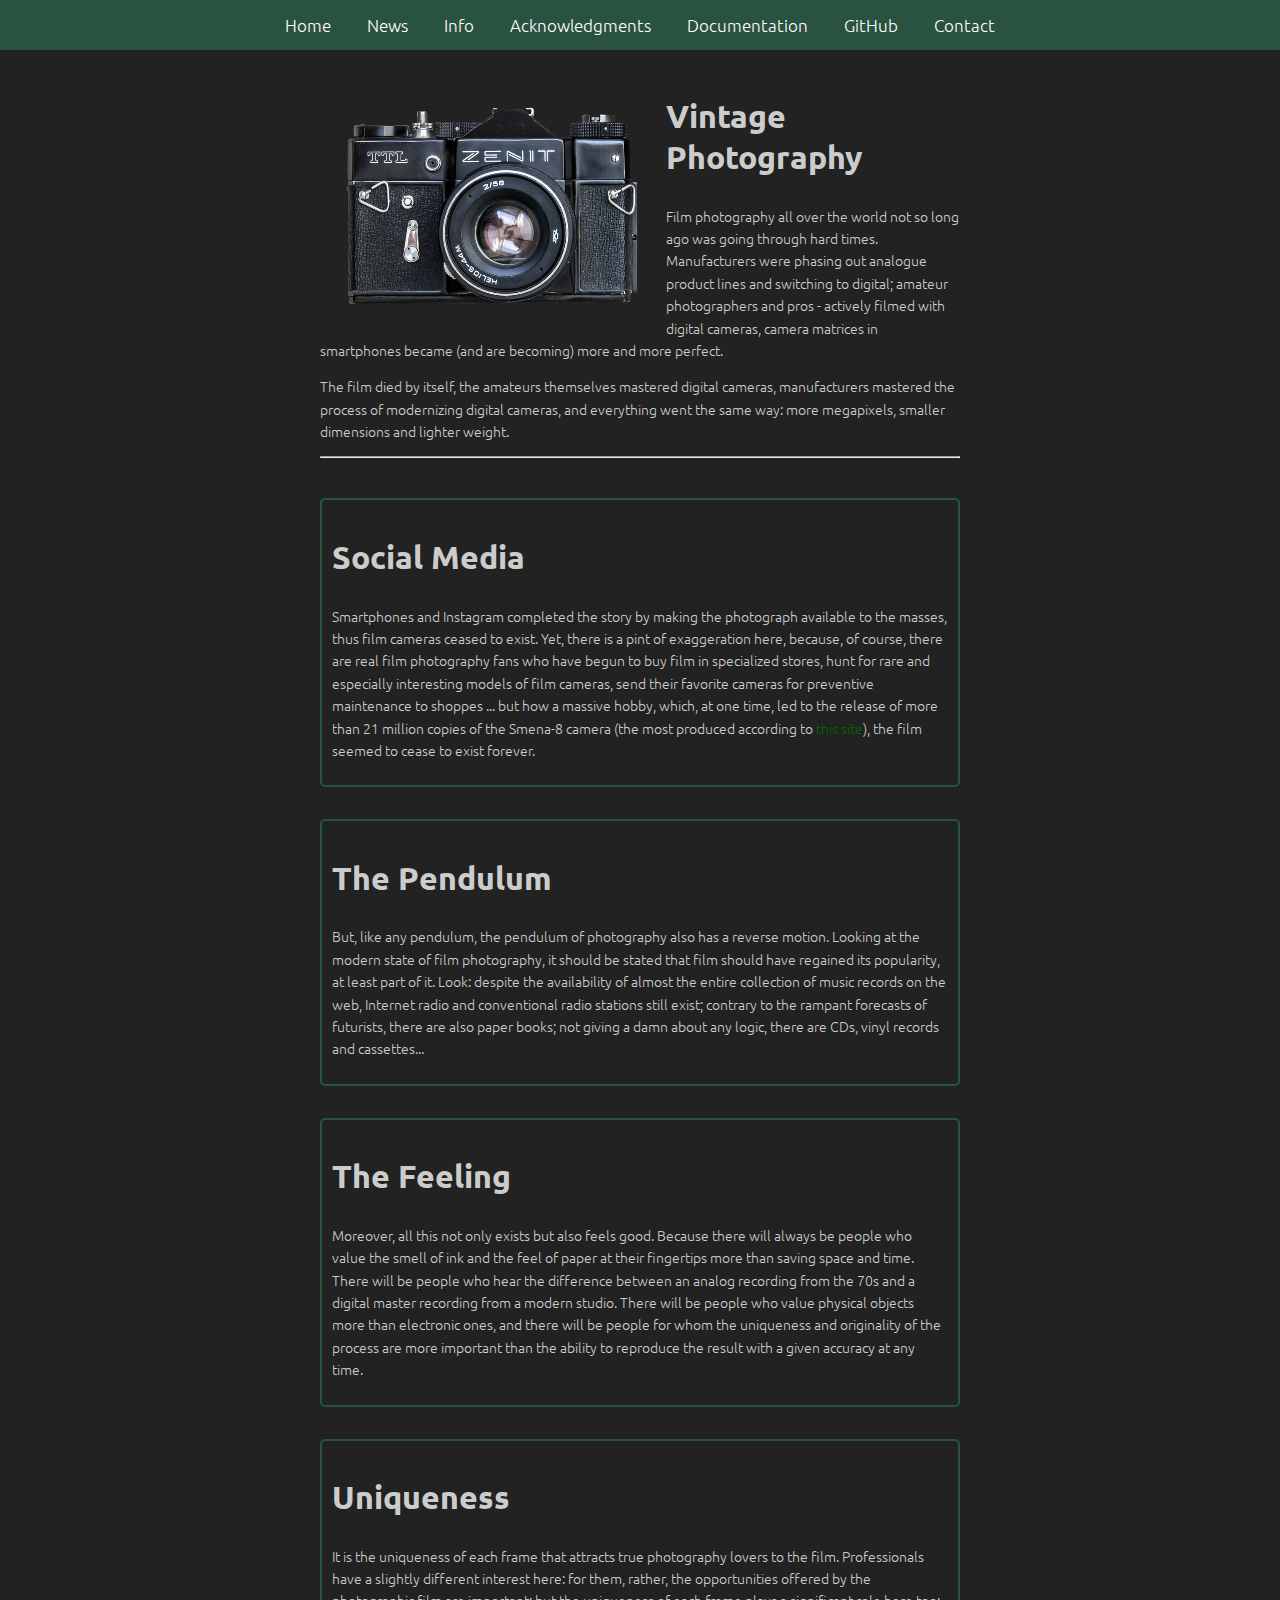
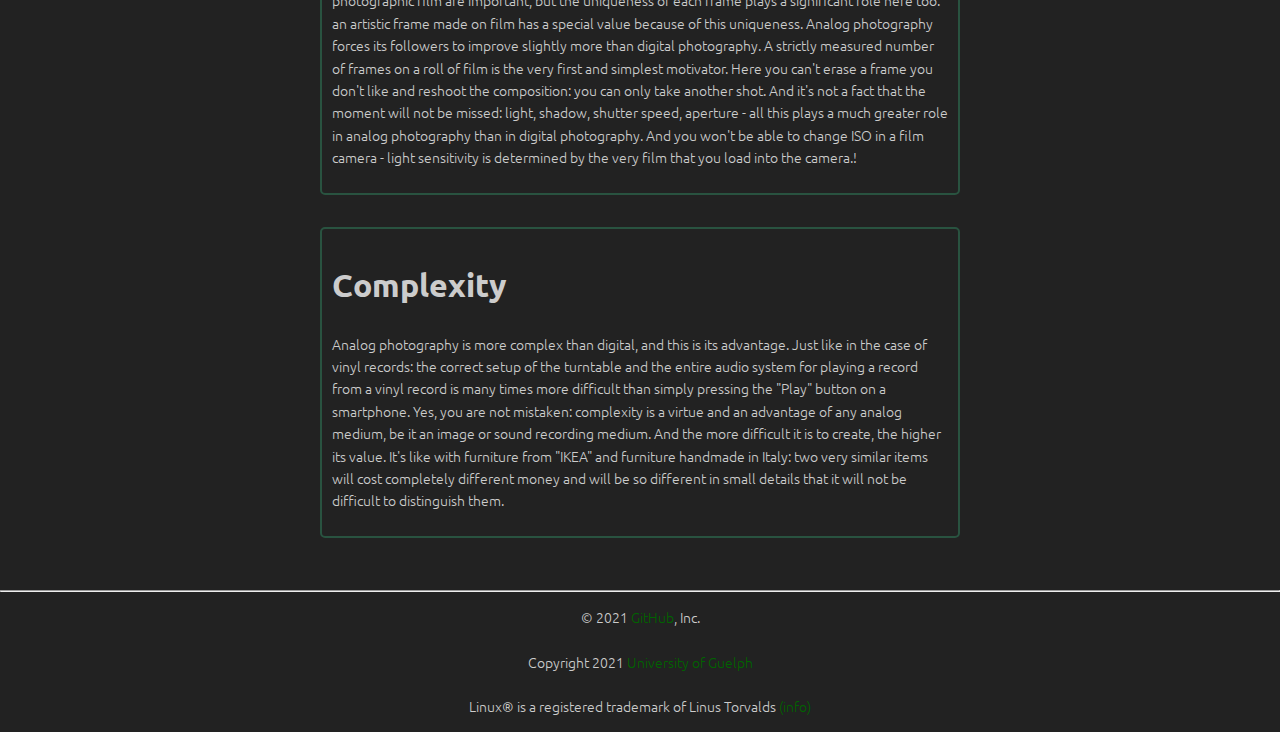
<file: index.html>
<!DOCTYPE html>
<html>
<head>
	<meta charset="utf-8">
	<title>Home</title>
  <link rel="stylesheet" href="vintage.css"> 
  <link href='https://fonts.googleapis.com/css?family=Ubuntu' rel='stylesheet'>
  <link rel="shortcut icon" href="favicon.ico">
</head>
<body>


  <ul class="nav nav-tabs " style="  font-family: Ubuntu, Helvetica, sans-serif; font-size: 16.8px; position: fixed;
  width: 100%;
  list-style-type: none;
  margin: 0;
  padding: 0;
  top: 0;
  left: 0;
  overflow: hidden;
  background-color: #295340;">
      <li><a href="index.html">Home</a></li>
      <li><a href="news.html">News</a></li>
      <li><a href="info.html">Info</a></li>
      <li><a href="aglm.html">Acknowledgments</a></li>
      <li><a href="docs.html">Documentation</a></li>
      <li><a href="git.html">GitHub</a></li>
      <li><a href="contact.html">Contact</a></li>
  </ul>


  <div class='home-page'>
    <div>
      <img src='vintage-camera.png' class='iconDetails'>
    </div>  
  <h2>Vintage Photography</h2>
  <div> <p>Film photography all over the world not so long ago was going through hard times. Manufacturers were phasing out analogue product lines and switching to digital; amateur photographers and pros - actively filmed with digital cameras, camera matrices in smartphones became (and are becoming) more and more perfect.</p>

  <p>The film died by itself,  the amateurs themselves mastered digital cameras, manufacturers mastered the process of modernizing digital cameras, and everything went the same way: more megapixels, smaller dimensions and lighter weight.</p>
  <hr>
  
</div>

<div class="row">
  <div class="column" style="background-color:#222;border: 2px solid #295340;border-radius: 5px;">
    <h2>Social Media</h2>
    <p>Smartphones and Instagram completed the story by making the photograph available to the masses, thus film cameras ceased to exist. Yet, there is a pint of exaggeration here, because, of course, there are real film photography fans who have begun to buy film in specialized stores, hunt for rare and especially interesting models of film cameras, send their favorite cameras for preventive maintenance to shoppes ... but how a massive hobby, which, at one time, led to the release of more than 21 million copies of the Smena-8 camera (the most produced according to <a href="https://kosmofoto.com/2020/03/these-are-the-most-produced-35mm-cameras-of-all-time/"style="color: darkgreen; text-decoration: none;" target="_blank">this site</a>), the film seemed to cease to exist forever. </p>
  </div>
  <div class="column" style="background-color:#222;border: 2px solid #295340;border-radius: 5px;">
    <h2>The Pendulum</h2>
    <p>But, like any pendulum, the pendulum of photography also has a reverse motion. Looking at the modern state of film photography, it should be stated that film should have regained its popularity, at least part of it. Look: despite the availability of almost the entire collection of music records on the web, Internet radio and conventional radio stations still exist; contrary to the rampant forecasts of futurists, there are also paper books; not giving a damn about any logic, there are CDs, vinyl records and cassettes...</p>
  </div>
    <div class="column" style="background-color:#222;border: 2px solid #295340;border-radius: 5px;">
    <h2>The Feeling</h2>
    <p>Moreover, all this not only exists but also feels good. Because there will always be people who value the smell of ink and the feel of paper at their fingertips more than saving space and time. There will be people who hear the difference between an analog recording from the 70s and a digital master recording from a modern studio. There will be people who value physical objects more than electronic ones, and there will be people for whom the uniqueness and originality of the process are more important than the ability to reproduce the result with a given accuracy at any time.</p>
  </div>
  <div class="column" style="background-color:#222;border: 2px solid #295340;border-radius: 5px;">
    <h2>Uniqueness</h2>
    <p>It is the uniqueness of each frame that attracts true photography lovers to the film. Professionals have a slightly different interest here: for them, rather, the opportunities offered by the photographic film are important; but the uniqueness of each frame plays a significant role here too: an artistic frame made on film has a special value because of this uniqueness. Analog photography forces its followers to improve slightly more than digital photography. A strictly measured number of frames on a roll of film is the very first and simplest motivator. Here you can't erase a frame you don't like and reshoot the composition: you can only take another shot. And it's not a fact that the moment will not be missed: light, shadow, shutter speed, aperture - all this plays a much greater role in analog photography than in digital photography. And you won't be able to change ISO in a film camera - light sensitivity is determined by the very film that you load into the camera.!</p>
  </div>
  <div class="column" style="background-color:#222;border: 2px solid #295340;border-radius: 5px;">
    <h2>Complexity</h2>
    <p>Analog photography is more complex than digital, and this is its advantage. Just like in the case of vinyl records: the correct setup of the turntable and the entire audio system for playing a record from a vinyl record is many times more difficult than simply pressing the "Play" button on a smartphone. Yes, you are not mistaken: complexity is a virtue and an advantage of any analog medium, be it an image or sound recording medium. And the more difficult it is to create, the higher its value. It's like with furniture from "IKEA" and furniture handmade in Italy: two very similar items will cost completely different money and will be so different in small details that it will not be difficult to distinguish them.</p>
  </div>
</div>
</div>

<br><br>
<footer>
  <hr>
  <p>

© 2021 <a href="https://docs.github.com/en" style="color: darkgreen; text-decoration: none;" target="_blank">GitHub</a>, Inc.

<br><br>Copyright 2021 <a href="https://www.uoguelph.ca/" style="color: darkgreen; text-decoration: none;" target="_blank">University of Guelph</a>

<br><br>Linux® is a registered trademark of Linus Torvalds <a href="https://www.linuxfoundation.org/the-linux-mark/" style="color: darkgreen; text-decoration: none;" target="_blank">(info)</a>

</p>
</footer>

</body>

</html>
</file>
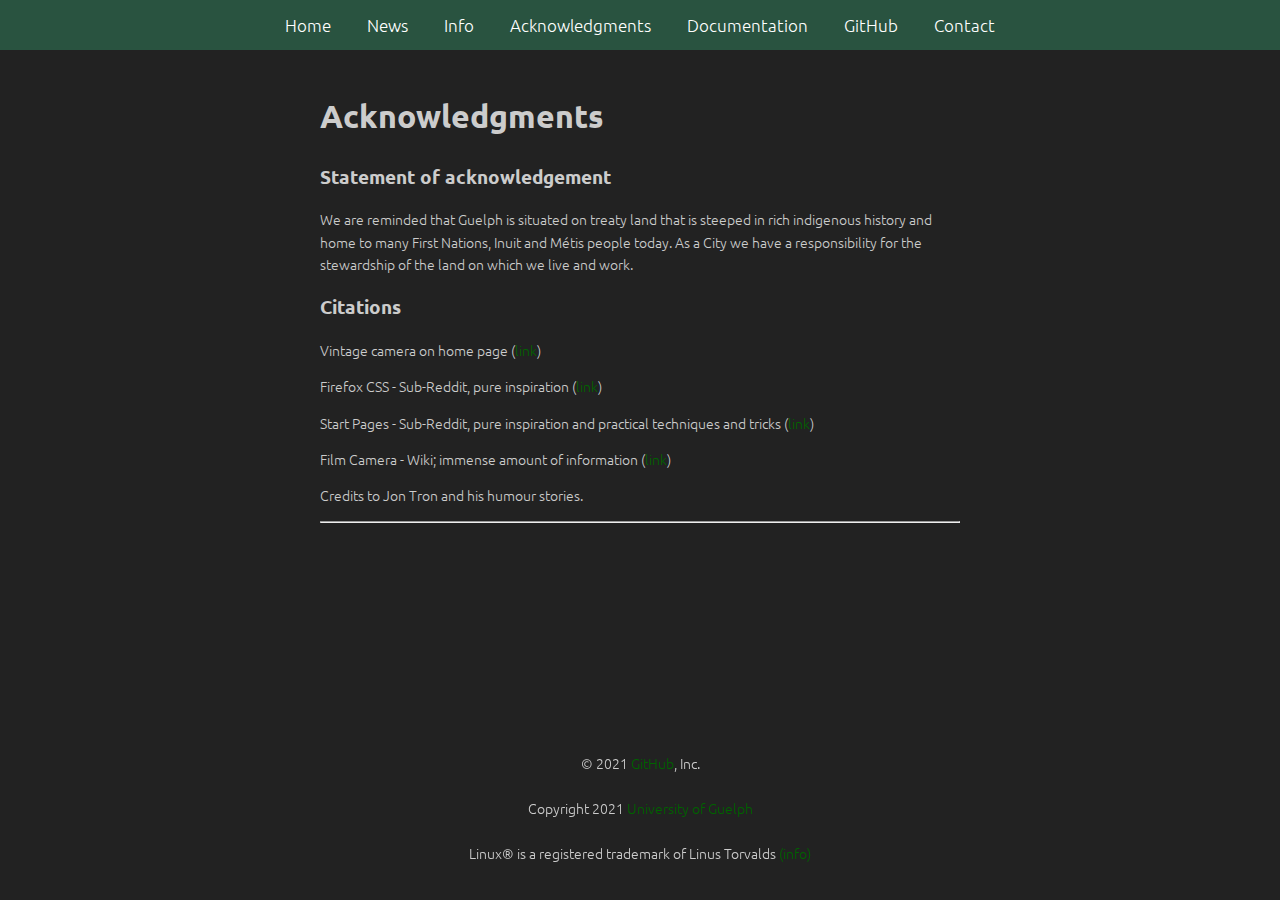
<file: aglm.html>
<!DOCTYPE html>
<html>
<head>
	<meta charset="utf-8">
	<title>Acknowledgments</title>
  <link rel="stylesheet" href="vintage.css">
  <link href='https://fonts.googleapis.com/css?family=Ubuntu' rel='stylesheet'>
  <link rel="shortcut icon" href="favicon.ico">
  </head>
<body>

  <ul class="nav nav-tabs " style="  font-family: Ubuntu, Helvetica, sans-serif; font-size: 16.8px; position: fixed;width: 100%;list-style-type: none;margin: 0;padding: 0;top: 0;left: 0;overflow: hidden;background-color: #295340;">
      <li><a href="index.html">Home</a></li>
      <li><a href="news.html">News</a></li>
      <li><a href="info.html">Info</a></li>
      <li><a href="aglm.html">Acknowledgments</a></li>
      <li><a href="docs.html">Documentation</a></li>
      <li><a href="git.html">GitHub</a></li>
      <li><a href="contact.html">Contact</a></li>
  </ul>

<div class='home-page'>
  <h2>Acknowledgments</h2>
  <div> 

    <h3>Statement of acknowledgement</h3>
    <p>We are reminded that Guelph is situated on treaty land that is steeped in rich indigenous history and home to many First Nations, Inuit and Métis people today. As a City we have a responsibility for the stewardship of the land on which we live and work.</p>

  <h3>Citations</h3>
  <p>Vintage camera on home page (<a href="https://www.nicepng.com/ourpic/u2t4t4a9r5t4w7e6_old-camera-png-throwaway-camera/"style="color: darkgreen; text-decoration: none;" target="_blank">link</a>)
  </p>
  <p>Firefox CSS - Sub-Reddit, pure inspiration (<a href="https://www.reddit.com/r/FirefoxCSS/"style="color: darkgreen; text-decoration: none;" target="_blank">link</a>)</p>
  <p>Start Pages - Sub-Reddit, pure inspiration and practical techniques and tricks (<a href="https://www.reddit.com/r/startpages/"style="color: darkgreen; text-decoration: none;" target="_blank">link</a>)</p>
  <p>Film Camera - Wiki; immense amount of information (<a href="https://en.wikipedia.org/wiki/Photographic_film"style="color: darkgreen; text-decoration: none;" target="_blank">link</a>)</p>
  <p>Credits to Jon Tron and his humour stories.</p>
  <hr>
</div>
</div>

<footer style="position: fixed;bottom: 0;">
  
  <p>

© 2021 <a href="https://docs.github.com/en" style="color: darkgreen; text-decoration: none;" target="_blank">GitHub</a>, Inc.

<br><br>Copyright 2021 <a href="https://www.uoguelph.ca/" style="color: darkgreen; text-decoration: none;" target="_blank">University of Guelph</a>

<br><br>Linux® is a registered trademark of Linus Torvalds <a href="https://www.linuxfoundation.org/the-linux-mark/" style="color: darkgreen; text-decoration: none;" target="_blank">(info)</a>

</p>
<br>
</footer>


</body>

</html>
</file>
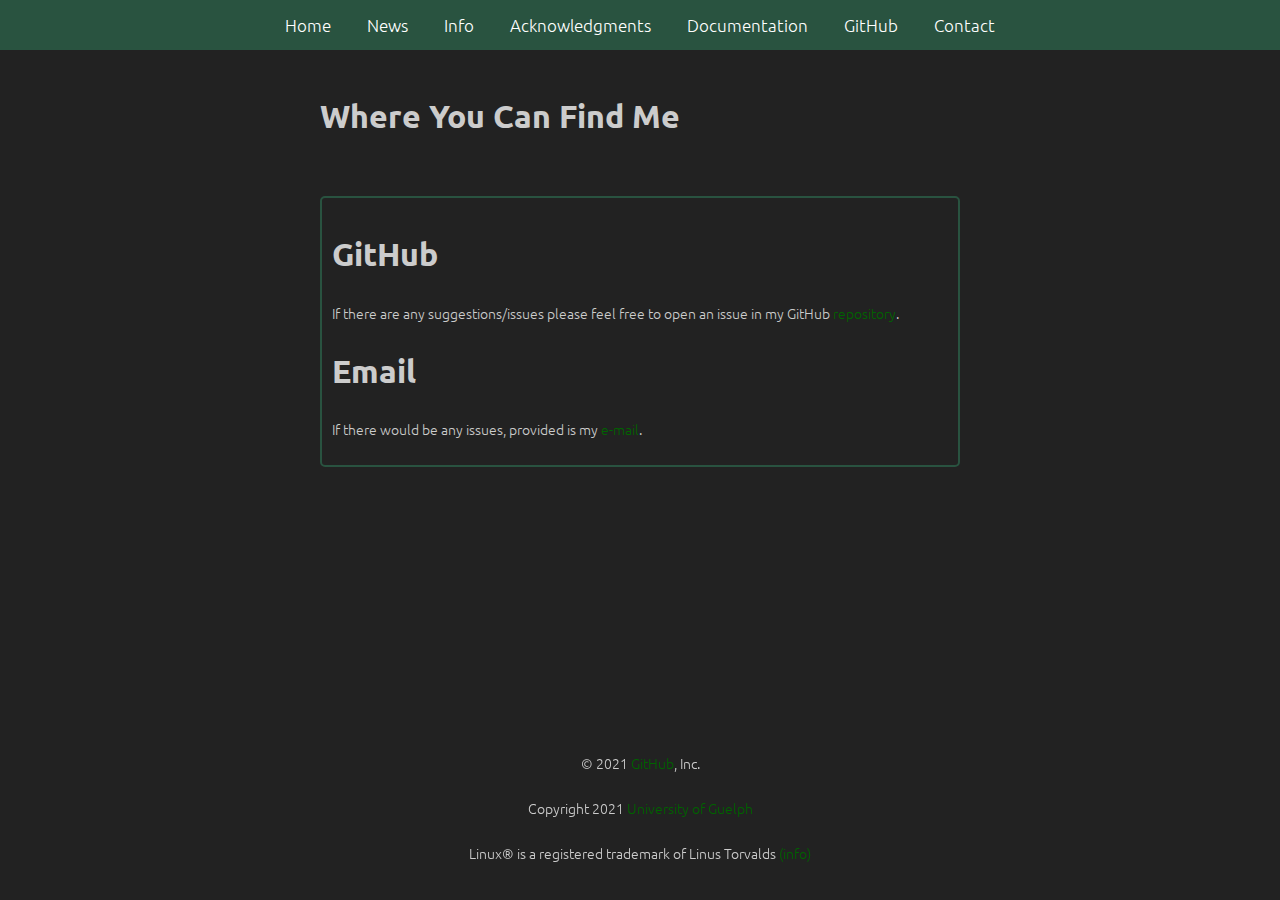
<file: contact.html>
<!DOCTYPE html>
<html>
<head>
	<meta charset="utf-8">
	<title>Contact Info</title>
  <link rel="stylesheet" href="vintage.css">
  <link href='https://fonts.googleapis.com/css?family=Ubuntu' rel='stylesheet'>
  <link rel="shortcut icon" href="favicon.ico">
</head>
<body>

  <ul class="nav nav-tabs " style="  font-family: Ubuntu, Helvetica, sans-serif; font-size: 16.8px; position: fixed;width: 100%;list-style-type: none;margin: 0;padding: 0;top: 0;left: 0;overflow: hidden;background-color: #295340;">
      <li><a href="index.html">Home</a></li>
      <li><a href="news.html">News</a></li>
      <li><a href="info.html">Info</a></li>
      <li><a href="aglm.html">Acknowledgments</a></li>
      <li><a href="docs.html">Documentation</a></li>
      <li><a href="git.html">GitHub</a></li>
      <li><a href="contact.html">Contact</a></li>
  </ul>

<div class='home-page'>
    <h2>Where You Can Find Me</h2>
  <div class="row">
  <div class="column" style="background-color:#222;border: 2px solid #295340;border-radius: 5px;">
    <h2>GitHub</h2>
    <p>If there are any suggestions/issues please feel free to open an issue in my GitHub <a href="https://github.com/unix-vokar/html-css/issues" style="color: darkgreen; text-decoration: none;" target="_blank">repository</a>.</p>
    <h2>Email</h2>
    <p>If there would be any issues, provided is my <a href="https://geekprank.com/fbi-warning/" style="color: darkgreen; text-decoration: none;" target="_blank">e-mail</a>.</p> 
</div>
</div>
</div>


  <footer style="position: fixed;bottom: 0;">
    
    <p>

  © 2021 <a href="https://docs.github.com/en" style="color: darkgreen; text-decoration: none;" target="_blank">GitHub</a>, Inc.

  <br><br>Copyright 2021 <a href="https://www.uoguelph.ca/" style="color: darkgreen; text-decoration: none;" target="_blank">University of Guelph</a>

  <br><br>Linux® is a registered trademark of Linus Torvalds <a href="https://www.linuxfoundation.org/the-linux-mark/" style="color: darkgreen; text-decoration: none;" target="_blank">(info)</a>

  </p>
  <br>
  </footer>
</file>
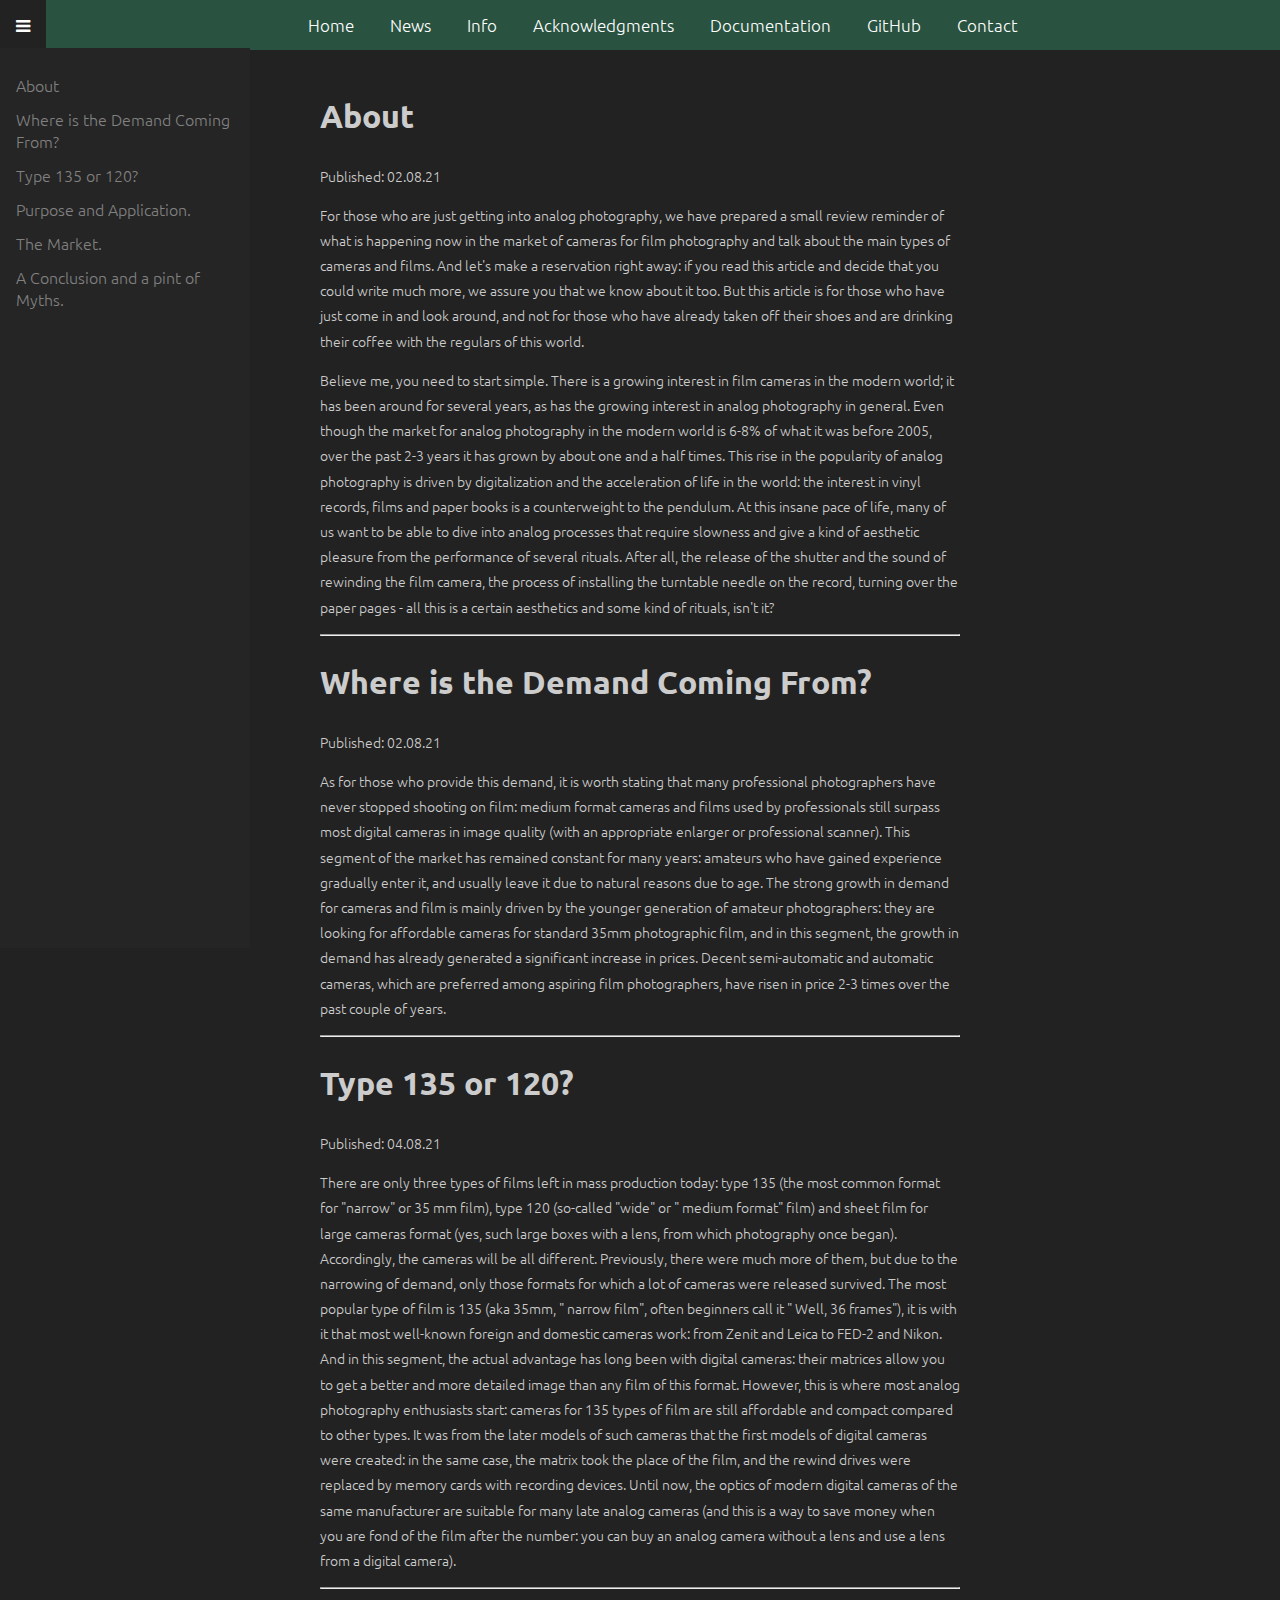
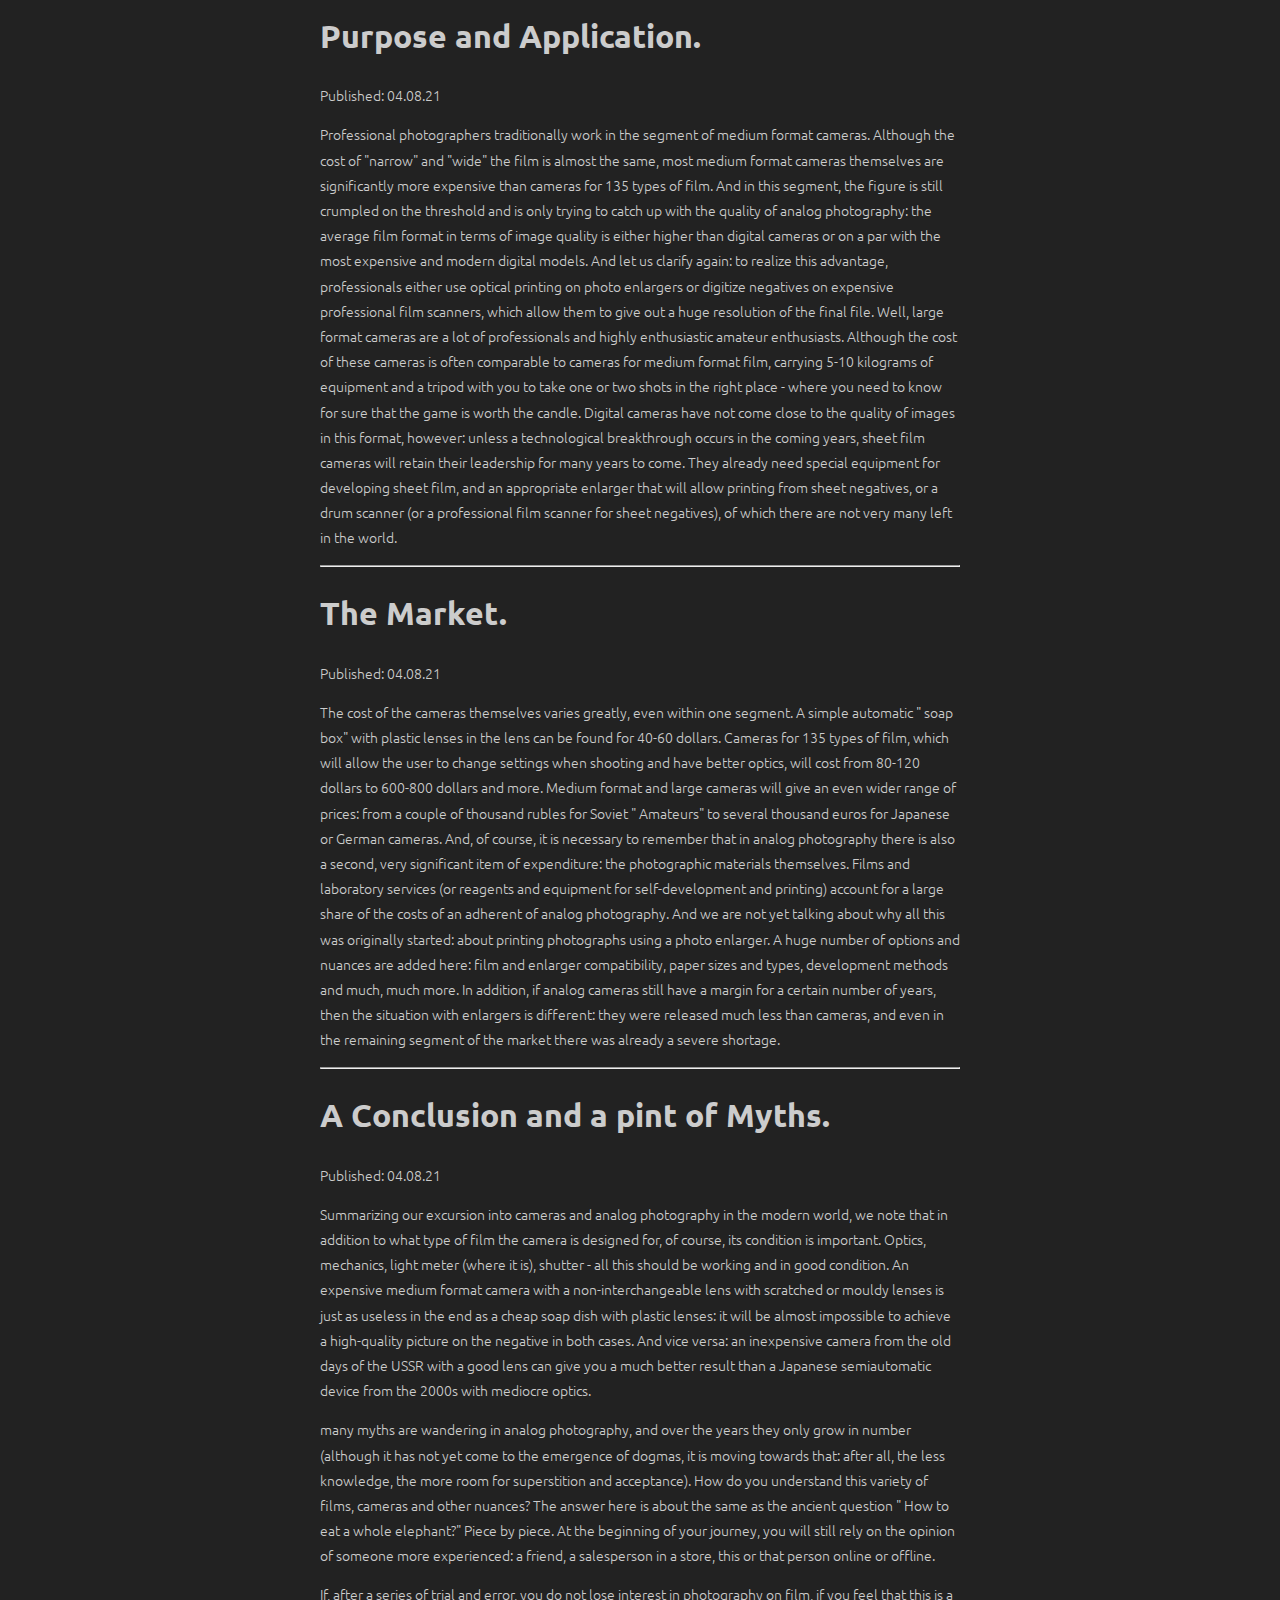
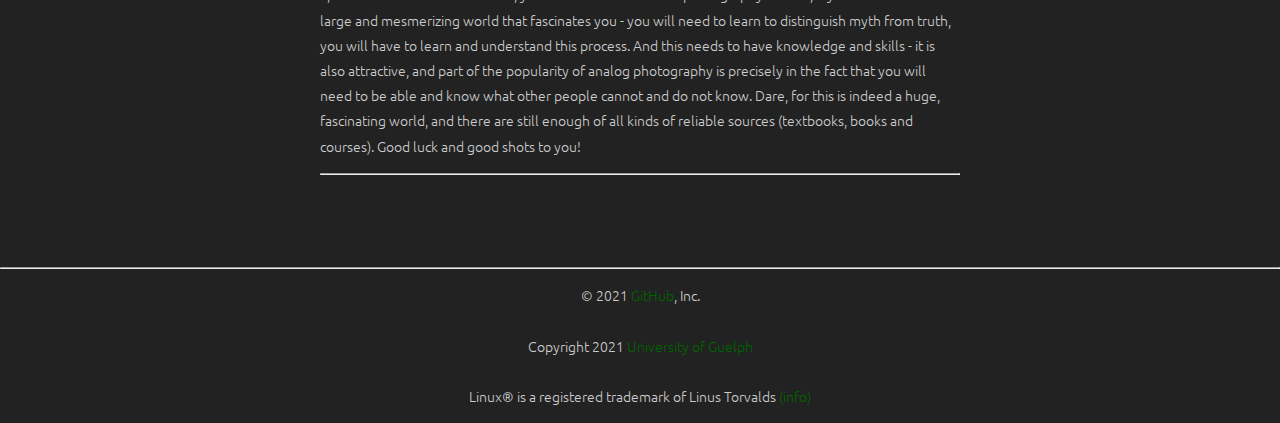
<file: content.html>
<!DOCTYPE html>
<html>
<head>
	<meta charset="utf-8">
	<title>Home</title> 
  <link href='https://fonts.googleapis.com/css?family=Ubuntu' rel='stylesheet'>
  <link rel="stylesheet" href="https://cdnjs.cloudflare.com/ajax/libs/font-awesome/4.7.0/css/font-awesome.min.css">
  <link rel="shortcut icon" href="favicon.ico">
  <style>
    /*Structure styling*/

body {
  margin: 0;
  font-family: Ubuntu, Arial, Helvetica, sans-serif;
  font-weight: 300;
  background-color: #222;
}

.nav-tabs > li {
    float:none;
    display:inline-block;
    zoom:1;
}

.nav-tabs {
    text-align:center;

}

ul {
  font-family: Ubuntu, Helvetica, sans-serif; font-size: 16.8px; 
  position: fixed;
  width: 100%;
  list-style-type: none;
  margin: 0;
  padding: 0;
  top: 0;
  left: 0;
  overflow: hidden;
  background-color: #295340;
}

li {
  float: left;
}

li a {
  display: block;
  color: white;
  text-align: center;
  padding: 14px 16px;
  text-decoration: none;
}


li a:hover {
  background-color: #222;
}

 .iconDetails {
margin-left:2%;
top: 50px;
float:left;

height:225px;
width:333px; 
} 

.home-page {
  margin: auto;
  width:50%;
  height:auto;
  padding:0%;
  margin-top: 6em;
  /*page-break-after: always;*/
}

/*Type-Setting styles*/

h4 {
    margin:0px;
    color: #CCCCCC;
}

h2{
font-family: Ubuntu, Helvetica, sans-serif; font-size: 2em; 
color: #CCCCCC;
}

h3{
font-family: Ubuntu, Helvetica, sans-serif; 
color: #CCCCCC;
}


p{
  font-family: Ubuntu, Helvetica, sans-serif; font-size: 0.875em;
  color: #CCCCCC;
  line-height: 1.8;
}
/*Footer style.*/
footer {
  
  margin: auto;
  margin-left: 0;
  bottom: 0;
  width: 100%; 
  padding: 0px;
  text-align: center;
  color: darkgrey;
}

* {
  box-sizing: border-box;
}

/* Create two equal columns that floats next to each other */
.column {
  margin-top: 2em;
  float: left;
  width: 100%;
  padding: 10px;
}

.row:after {
  content: "";
  display: table;
  clear: both;
  page-break-after: always;
}

.topnav a.icon {
  background: black;
  display: block;
  position: absolute;
  left: 0;
  top: 0;
}

/* Sidebar */

/* The sidebar menu */
.sidenav {
  width: 250px; 
  height: 100%;
  position: fixed; 
  top: 48px; 
  left: 0;
  background-color: #252525; 
  overflow-x: hidden; 
  padding-top: 20px;
}

/* The navigation menu links */
.sidenav a {
  padding: 6px 8px 6px 16px;
  text-decoration: none;
  font-size: 16px;
  color: #818181;
  display: block;
}

/* When you mouse over the navigation links, change their color */
.sidenav a:hover {
  color: #f1f1f1;
}

/* Style page content */
.main {
  margin-left: 160px; /* Same as the width of the sidebar */
  padding: 0px 10px;
}

</style>
</head>
<body>
  <ul class="nav nav-tabs " style="  font-family: Ubuntu, Helvetica, sans-serif; font-size: 16.8px; position: fixed;width: 100%;list-style-type: none;margin: 0;padding: 0;top: 0;left: 0;overflow: hidden;background-color: #295340;">
      <li style="float: left;"><a href="docs.html" class="icon"><i class="fa fa-bars"></i></a></li>
      <li><a href="index.html">Home</a></li>
      <li><a href="news.html">News</a></li>
      <li><a href="info.html">Info</a></li>
      <li><a href="aglm.html">Acknowledgments</a></li>
      <li><a href="docs.html">Documentation</a></li>
      <li><a href="git.html">GitHub</a></li>
      <li><a href="contact.html">Contact</a></li>
  </ul>

   <!-- Side navigation -->
<div class="sidenav">
  <a href="content.html#about">About</a>
  <a href="content.html#where-is-the-demand-coming-from">Where is the Demand Coming From?</a>
  <a href="content.html#type-135-or-120">Type 135 or 120?</a>
  <a href="content.html#purpose-and-application">Purpose and Application.</a>
  <a href="content.html#the-market">The Market.</a>
  <a href="content.html#a-conclusion-and-a-pint-of-myths">A Conclusion and a pint of Myths.</a>
</div>
<div class='home-page'>
<h2 id='about'>About</h2>
<p> Published: 02.08.21</p>
<p>For those who are just getting into analog photography, we have prepared a small review reminder of what is happening now in the market of cameras for film photography and talk about the main types of cameras and films. And let&#39;s make a reservation right away: if you read this article and decide that you could write much more, we assure you that we know about it too. But this article is for those who have just come in and look around, and not for those who have already taken off their shoes and are drinking their coffee with the regulars of this world. </p>
<p>Believe me, you need to start simple. There is a growing interest in film cameras in the modern world; it has been around for several years, as has the growing interest in analog photography in general. Even though the market for analog photography in the modern world is 6-8% of what it was before 2005, over the past 2-3 years it has grown by about one and a half times. This rise in the popularity of analog photography is driven by digitalization and the acceleration of life in the world: the interest in vinyl records, films and paper books is a counterweight to the pendulum. At this insane pace of life, many of us want to be able to dive into analog processes that require slowness and give a kind of aesthetic pleasure from the performance of several rituals. After all, the release of the shutter and the sound of rewinding the film camera, the process of installing the turntable needle on the record, turning over the paper pages - all this is a certain aesthetics and some kind of rituals, isn&#39;t it? </p><hr>
<h2 id='where-is-the-demand-coming-from'>Where is the Demand Coming From?</h2>
<p>Published: 02.08.21</p>
<p>As for those who provide this demand, it is worth stating that many professional photographers have never stopped shooting on film: medium format cameras and films used by professionals still surpass most digital cameras in image quality (with an appropriate enlarger or professional scanner). This segment of the market has remained constant for many years: amateurs who have gained experience gradually enter it, and usually leave it due to natural reasons due to age. The strong growth in demand for cameras and film is mainly driven by the younger generation of amateur photographers: they are looking for affordable cameras for standard 35mm photographic film, and in this segment, the growth in demand has already generated a significant increase in prices. Decent semi-automatic and automatic cameras, which are preferred among aspiring film photographers, have risen in price 2-3 times over the past couple of years. </p><hr>
<h2 id='type-135-or-120'>Type 135 or 120?</h2>
<p>Published: 04.08.21</p>
<p>There are only three types of films left in mass production today: type 135 (the most common format for &quot;narrow&quot; or 35 mm film), type 120 (so-called &quot;wide&quot; or &quot; medium format&quot; film) and sheet film for large cameras format (yes, such large boxes with a lens, from which photography once began). Accordingly, the cameras will be all different. Previously, there were much more of them, but due to the narrowing of demand, only those formats for which a lot of cameras were released survived. The most popular type of film is 135 (aka 35mm, &quot; narrow film&quot;, often beginners call it &quot; Well, 36 frames&quot;), it is with it that most well-known foreign and domestic cameras work: from Zenit and Leica to FED-2 and Nikon. And in this segment, the actual advantage has long been with digital cameras: their matrices allow you to get a better and more detailed image than any film of this format. However, this is where most analog photography enthusiasts start: cameras for 135 types of film are still affordable and compact compared to other types. It was from the later models of such cameras that the first models of digital cameras were created: in the same case, the matrix took the place of the film, and the rewind drives were replaced by memory cards with recording devices. Until now, the optics of modern digital cameras of the same manufacturer are suitable for many late analog cameras (and this is a way to save money when you are fond of the film after the number: you can buy an analog camera without a lens and use a lens from a digital camera). </p><hr>
<h2 id='purpose-and-application'>Purpose and Application.</h2>
<p>Published: 04.08.21</p>
<p>Professional photographers traditionally work in the segment of medium format cameras. Although the cost of &quot;narrow&quot; and &quot;wide&quot; the film is almost the same, most medium format cameras themselves are significantly more expensive than cameras for 135 types of film. And in this segment, the figure is still crumpled on the threshold and is only trying to catch up with the quality of analog photography: the average film format in terms of image quality is either higher than digital cameras or on a par with the most expensive and modern digital models. And let us clarify again: to realize this advantage, professionals either use optical printing on photo enlargers or digitize negatives on expensive professional film scanners, which allow them to give out a huge resolution of the final file. Well, large format cameras are a lot of professionals and highly enthusiastic amateur enthusiasts. Although the cost of these cameras is often comparable to cameras for medium format film, carrying 5-10 kilograms of equipment and a tripod with you to take one or two shots in the right place - where you need to know for sure that the game is worth the candle. Digital cameras have not come close to the quality of images in this format, however: unless a technological breakthrough occurs in the coming years, sheet film cameras will retain their leadership for many years to come. They already need special equipment for developing sheet film, and an appropriate enlarger that will allow printing from sheet negatives, or a drum scanner (or a professional film scanner for sheet negatives), of which there are not very many left in the world. </p><hr>
<h2 id='the-market'>The Market.</h2>
<p>Published: 04.08.21</p>
<p>The cost of the cameras themselves varies greatly, even within one segment. A simple automatic &quot; soap box&quot; with plastic lenses in the lens can be found for 40-60 dollars. Cameras for 135 types of film, which will allow the user to change settings when shooting and have better optics, will cost from 80-120 dollars to 600-800 dollars and more. Medium format and large cameras will give an even wider range of prices: from a couple of thousand rubles for Soviet &quot; Amateurs&quot; to several thousand euros for Japanese or German cameras. And, of course, it is necessary to remember that in analog photography there is also a second, very significant item of expenditure: the photographic materials themselves. Films and laboratory services (or reagents and equipment for self-development and printing) account for a large share of the costs of an adherent of analog photography. And we are not yet talking about why all this was originally started: about printing photographs using a photo enlarger. A huge number of options and nuances are added here: film and enlarger compatibility, paper sizes and types, development methods and much, much more. In addition, if analog cameras still have a margin for a certain number of years, then the situation with enlargers is different: they were released much less than cameras, and even in the remaining segment of the market there was already a severe shortage. </p><hr>
<h2 id='a-conclusion-and-a-pint-of-myths'>A Conclusion and a pint of Myths.</h2>
<p>Published: 04.08.21</p>
<p>Summarizing our excursion into cameras and analog photography in the modern world, we note that in addition to what type of film the camera is designed for, of course, its condition is important. Optics, mechanics, light meter (where it is), shutter - all this should be working and in good condition. An expensive medium format camera with a non-interchangeable lens with scratched or mouldy lenses is just as useless in the end as a cheap soap dish with plastic lenses: it will be almost impossible to achieve a high-quality picture on the negative in both cases. And vice versa: an inexpensive camera from the old days of the USSR with a good lens can give you a much better result than a Japanese semiautomatic device from the 2000s with mediocre optics. </p>
<p> many myths are wandering in analog photography, and over the years they only grow in number (although it has not yet come to the emergence of dogmas, it is moving towards that: after all, the less knowledge, the more room for superstition and acceptance). How do you understand this variety of films, cameras and other nuances? The answer here is about the same as the ancient question &quot; How to eat a whole elephant?&quot; Piece by piece. At the beginning of your journey, you will still rely on the opinion of someone more experienced: a friend, a salesperson in a store, this or that person online or offline. </p>
<p>If, after a series of trial and error, you do not lose interest in photography on film, if you feel that this is a large and mesmerizing world that fascinates you - you will need to learn to distinguish myth from truth, you will have to learn and understand this process. And this needs to have knowledge and skills - it is also attractive, and part of the popularity of analog photography is precisely in the fact that you will need to be able and know what other people cannot and do not know. Dare, for this is indeed a huge, fascinating world, and there are still enough of all kinds of reliable sources (textbooks, books and courses). Good luck and good shots to you! </p><hr>
<p>&nbsp;</p>
<p>&nbsp;</p>

</div>
<footer>
  <hr>
  <p>

© 2021 <a href="https://docs.github.com/en" style="color: darkgreen; text-decoration: none;" target="_blank">GitHub</a>, Inc.

<br><br>Copyright 2021 <a href="https://www.uoguelph.ca/" style="color: darkgreen; text-decoration: none;" target="_blank">University of Guelph</a>

<br><br>Linux® is a registered trademark of Linus Torvalds <a href="https://www.linuxfoundation.org/the-linux-mark/" style="color: darkgreen; text-decoration: none;" target="_blank">(info)</a>

</p>
</footer>
</body>
</html>
</file>
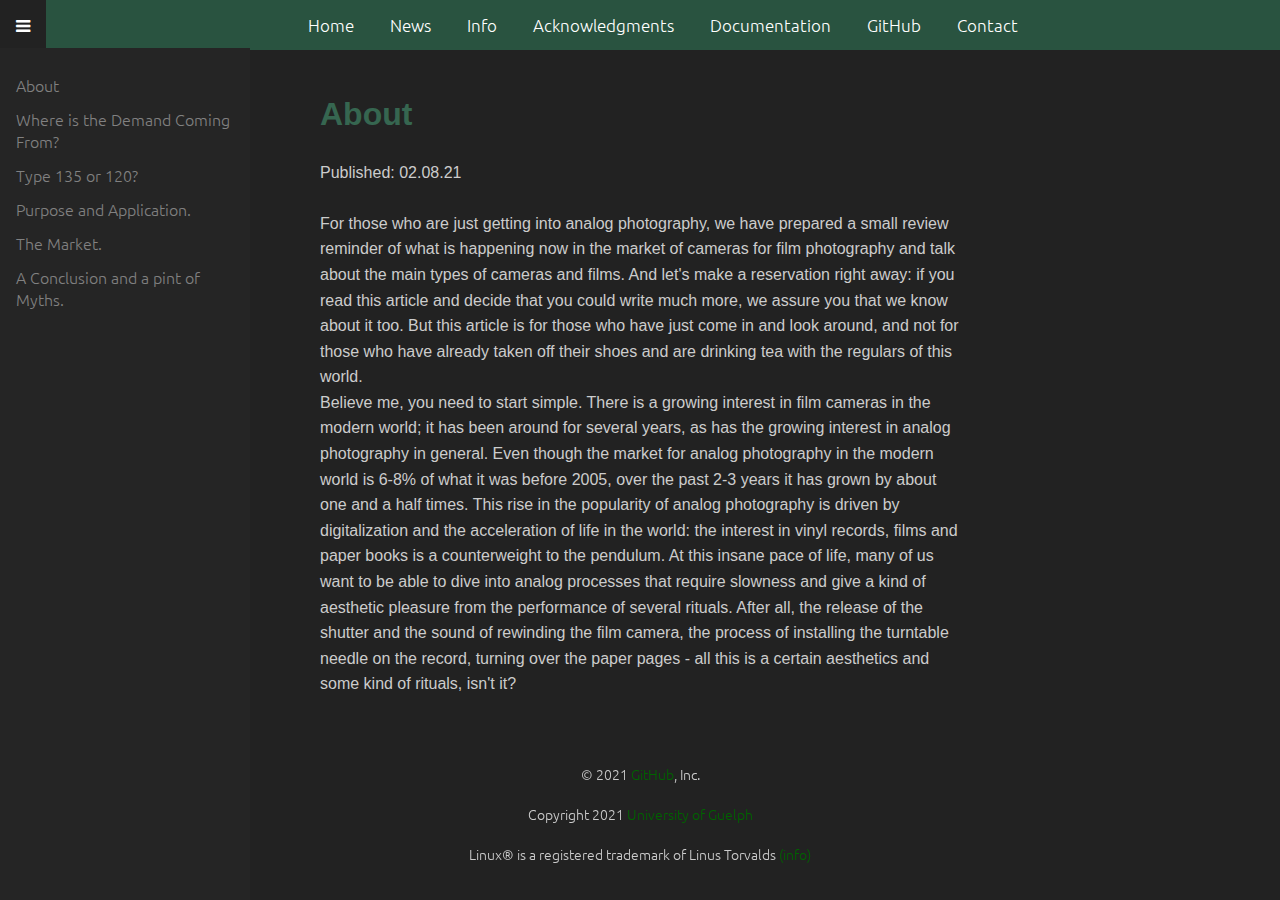
<file: doc_menu.html>
<!DOCTYPE html>
<html>
<head>
	<meta charset="utf-8">
	<title>Documentation</title> 
  <link href='https://fonts.googleapis.com/css?family=Ubuntu' rel='stylesheet'>
  <link rel="stylesheet" href="https://cdnjs.cloudflare.com/ajax/libs/font-awesome/4.7.0/css/font-awesome.min.css">
  <link rel="shortcut icon" href="favicon.ico">
  <style>
    /*Structure styling*/

body {
  margin: 0;
  font-family: Ubuntu, Arial, Helvetica, sans-serif;
  font-weight: 300;
  background-color: #222;
}

.nav-tabs > li {
    float:none;
    display:inline-block;
    zoom:1;
}

.nav-tabs {
    text-align:center;

}

ul {
  font-family: Ubuntu, Helvetica, sans-serif; font-size: 16.8px; 
  position: fixed;
  width: 100%;
  list-style-type: none;
  margin: 0;
  padding: 0;
  top: 0;
  left: 0;
  overflow: hidden;
  background-color: #295340;
}

li {
  float: left;
}

li a {
  display: block;
  color: white;
  text-align: center;
  padding: 14px 16px;
  text-decoration: none;
}


li a:hover {
  background-color: #222;
}

 .iconDetails {
margin-left:2%;
top: 50px;
float:left;

height:225px;
width:333px; 
} 

.home-page {
  margin: auto;
  width:50%;
  height:auto;
  padding:0%;
  margin-top: 6em;
  /*page-break-after: always;*/
}

/*Type-Setting styles*/

h4 {
    margin:0px;
    color: #CCCCCC;
}

h2{
font-family: Ubuntu, Helvetica, sans-serif; font-size: 2em; 
color: #CCCCCC;
}

h3{
font-family: Ubuntu, Helvetica, sans-serif; 
color: #CCCCCC;
}


p{
  font-family: Ubuntu, Helvetica, sans-serif; font-size: 0.875em;
  color: #CCCCCC;
}
/*Footer style.*/
footer {
  
  margin: auto;
  margin-left: 0;
  bottom: 0;
  width: 100%; 
  padding: 0px;
  text-align: center;
  color: darkgrey;
}

* {
  box-sizing: border-box;
}

/* Create two equal columns that floats next to each other */
.column {
  margin-top: 2em;
  float: left;
  width: 100%;
  padding: 10px;
}

.row:after {
  content: "";
  display: table;
  clear: both;
  page-break-after: always;
}

.topnav a.icon {
  background: black;
  display: block;
  position: absolute;
  left: 0;
  top: 0;
}

/* Sidebar */

/* The sidebar menu */
.sidenav {
  width: 250px; 
  height: 100%;
  position: fixed; 
  top: 48px; 
  left: 0;
  background-color: #252525; 
  overflow-x: hidden; 
  padding-top: 20px;
}

/* The navigation menu links */
.sidenav a {
  padding: 6px 8px 6px 16px;
  text-decoration: none;
  font-size: 16px;
  color: #818181;
  display: block;
}

/* When you mouse over the navigation links, change their color */
.sidenav a:hover {
  color: #f1f1f1;
}

/* Style page content */
.main {
  margin-left: 160px; /* Same as the width of the sidebar */
  padding: 0px 10px;
}

</style>
</head>
<body>
  <ul class="nav nav-tabs " style="  font-family: Ubuntu, Helvetica, sans-serif; font-size: 16.8px; position: fixed;width: 100%;list-style-type: none;margin: 0;padding: 0;top: 0;left: 0;overflow: hidden;background-color: #295340;">
      <li style="float: left;"><a href="docs.html" class="icon"><i class="fa fa-bars"></i></a></li>
      <li><a href="index.html">Home</a></li>
      <li><a href="news.html">News</a></li>
      <li><a href="info.html">Info</a></li>
      <li><a href="aglm.html">Acknowledgments</a></li>
      <li><a href="docs.html">Documentation</a></li>
      <li><a href="git.html">GitHub</a></li>
      <li><a href="contact.html">Contact</a></li>
  </ul>

   <!-- Side navigation -->
<div class="sidenav">
  <a href="content.html#about">About</a>
  <a href="content.html#where-is-the-demand-coming-from">Where is the Demand Coming From?</a>
  <a href="content.html#type-135-or-120">Type 135 or 120?</a>
  <a href="content.html#purpose-and-application">Purpose and Application.</a>
  <a href="content.html#the-market">The Market.</a>
  <a href="content.html#a-conclusion-and-a-pint-of-myths">A Conclusion and a pint of Myths.</a>
</div>

  <div class="home-page">
  <h2 style="font-family: Helvetica, Ubuntu; color: #366650;">About<br></h2>
  <div> <p style="font-family: Helvetica, Ubuntu; font-size: 16px; line-height: 1.6;">

Published: 02.08.21<br><br>

For those who are just getting into analog photography, we have prepared a small review reminder of what is happening now in the market of cameras for film photography and talk about the main types of cameras and films. And let's make a reservation right away: if you read this article and decide that you could write much more, we assure you that we know about it too. But this article is for those who have just come in and look around, and not for those who have already taken off their shoes and are drinking tea with the regulars of this world.<br>

Believe me, you need to start simple. There is a growing interest in film cameras in the modern world; it has been around for several years, as has the growing interest in analog photography in general. Even though the market for analog photography in the modern world is 6-8% of what it was before 2005, over the past 2-3 years it has grown by about one and a half times. This rise in the popularity of analog photography is driven by digitalization and the acceleration of life in the world: the interest in vinyl records, films and paper books is a counterweight to the pendulum. At this insane pace of life, many of us want to be able to dive into analog processes that require slowness and give a kind of aesthetic pleasure from the performance of several rituals. After all, the release of the shutter and the sound of rewinding the film camera, the process of installing the turntable needle on the record, turning over the paper pages - all this is a certain aesthetics and some kind of rituals, isn't it? <br><br> 


</p>
</div>
 
</div>
<footer style="position: fixed;bottom: 0;">
  
  <p>

© 2021 <a href="https://docs.github.com/en" style="color: darkgreen; text-decoration: none;" target="_blank">GitHub</a>, Inc.

<br><br>Copyright 2021 <a href="https://www.uoguelph.ca/" style="color: darkgreen; text-decoration: none;" target="_blank">University of Guelph</a>

<br><br>Linux® is a registered trademark of Linus Torvalds <a href="https://www.linuxfoundation.org/the-linux-mark/" style="color: darkgreen; text-decoration: none;" target="_blank">(info)</a>

</p>
<br>
</footer>

</body>
</html>
</file>
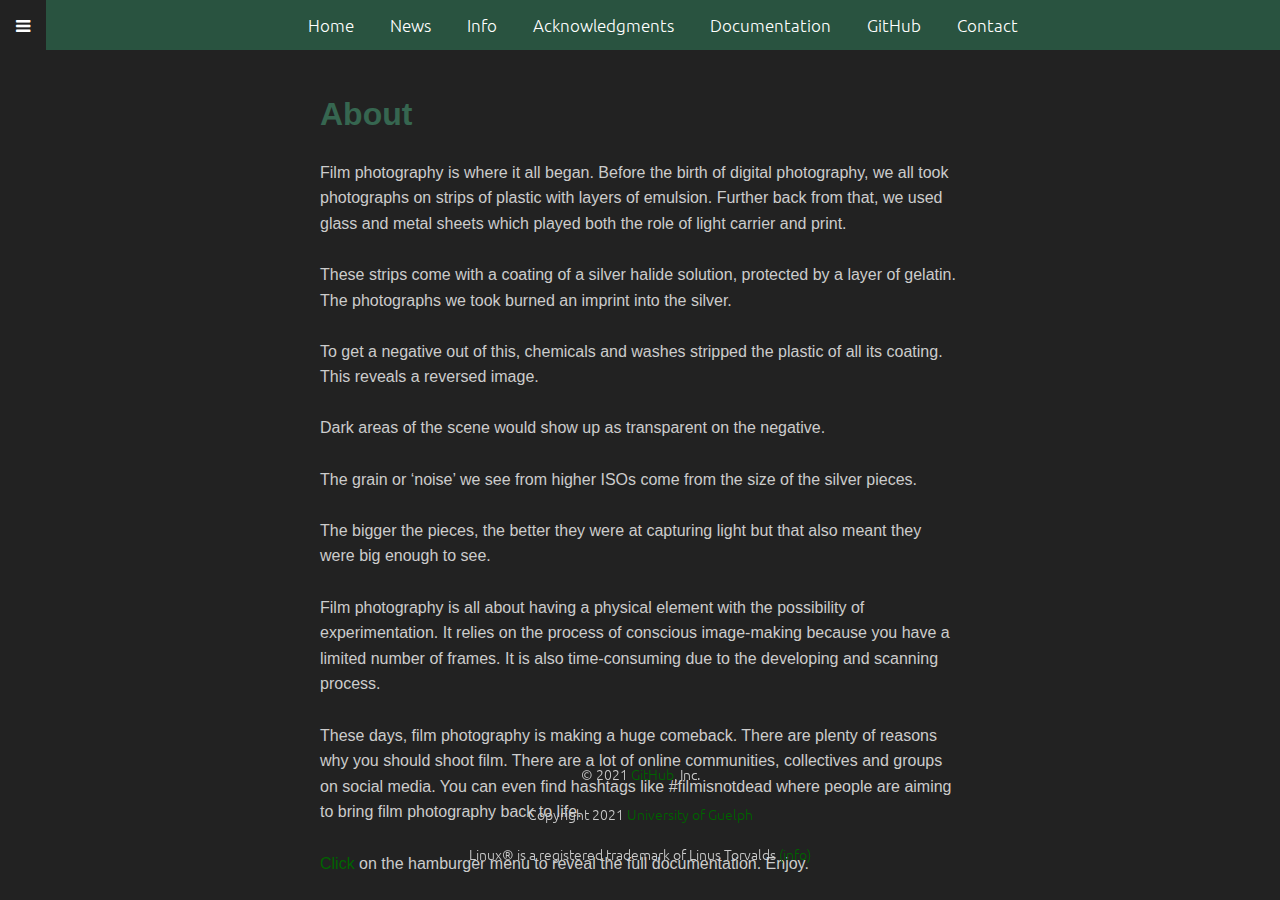
<file: docs.html>
<!DOCTYPE html>
<html>
<head>
	<meta charset="utf-8">
	<title>Documentation</title> 
  <link href='https://fonts.googleapis.com/css?family=Ubuntu' rel='stylesheet'>
  <link rel="stylesheet" href="https://cdnjs.cloudflare.com/ajax/libs/font-awesome/4.7.0/css/font-awesome.min.css">
  <link rel="shortcut icon" href="favicon.ico">
  <style>
    /*Structure styling*/

body {
  margin: 0;
  font-family: Ubuntu, Arial, Helvetica, sans-serif;
  font-weight: 300;
  background-color: #222;
}

.nav-tabs > li {
    float:none;
    display:inline-block;
    zoom:1;
}

.nav-tabs {
    text-align:center;

}

ul {
  font-family: Ubuntu, Helvetica, sans-serif; font-size: 16.8px; 
  position: fixed;
  width: 100%;
  list-style-type: none;
  margin: 0;
  padding: 0;
  top: 0;
  left: 0;
  overflow: hidden;
  background-color: #295340;
}

li {
  float: left;
}

li a {
  display: block;
  color: white;
  text-align: center;
  padding: 14px 16px;
  text-decoration: none;
}


li a:hover {
  background-color: #222;
}

 .iconDetails {
margin-left:2%;
top: 50px;
float:left;

height:225px;
width:333px; 
} 

.home-page {
  margin: auto;
  width:50%;
  height:auto;
  padding:0%;
  margin-top: 6em;
  /*page-break-after: always;*/
}

/*Type-Setting styles*/

h4 {
    margin:0px;
    color: #CCCCCC;
}

h2{
font-family: Ubuntu, Helvetica, sans-serif; font-size: 2em; 
color: #CCCCCC;
}

h3{
font-family: Ubuntu, Helvetica, sans-serif; 
color: #CCCCCC;
}


p{
  font-family: Ubuntu, Helvetica, sans-serif; font-size: 0.875em;
  color: #CCCCCC;
}
/*Footer style.*/
footer {
  
  margin: auto;
  margin-left: 0;
  bottom: 0;
  width: 100%; 
  padding: 0px;
  text-align: center;
  color: darkgrey;
}

* {
  box-sizing: border-box;
}

/* Create two equal columns that floats next to each other */
.column {
  margin-top: 2em;
  float: left;
  width: 100%;
  padding: 10px;
}

.row:after {
  content: "";
  display: table;
  clear: both;
  page-break-after: always;
}

.topnav a.icon {
  background: black;
  display: block;
  position: absolute;
  left: 0;
  top: 0;
}


</style>
</head>
<body>     
  <ul class="nav nav-tabs " style=" font-family: Ubuntu, Helvetica, sans-serif; font-size: 16.8px; position: fixed;width: 100%;list-style-type: none;margin: 0;padding: 0;top: 0;left: 0;overflow: hidden;background-color: #295340;">
      <li style="float: left;"><a href="doc_menu.html" class="icon"><i class="fa fa-bars"></i></a></li>
      <li><a href="index.html">Home</a></li>
      <li><a href="news.html">News</a></li>
      <li><a href="info.html">Info</a></li>
      <li><a href="aglm.html">Acknowledgments</a></li>
      <li><a href="docs.html">Documentation</a></li>
      <li><a href="git.html">GitHub</a></li>
      <li><a href="contact.html">Contact</a></li>
  </ul>

  <div class="home-page">
  <h2 style="font-family: Helvetica, Ubuntu; color: #366650;">About</h2>
  <div> <p style="font-family: Helvetica, Ubuntu; font-size: 16px; line-height: 1.6;">Film photography is where it all began. Before the birth of digital photography, we all took photographs on strips of plastic with layers of emulsion. Further back from that, we used glass and metal sheets which played both the role of light carrier and print.<br><br>

These strips come with a coating of a silver halide solution, protected by a layer of gelatin. The photographs we took burned an imprint into the silver.<br><br>

To get a negative out of this, chemicals and washes stripped the plastic of all its coating. This reveals a reversed image.<br><br>

Dark areas of the scene would show up as transparent on the negative.<br><br>

The grain or ‘noise’ we see from higher ISOs come from the size of the silver pieces.<br><br>

The bigger the pieces, the better they were at capturing light but that also meant they were big enough to see.<br><br>

Film photography is all about having a physical element with the possibility of experimentation. It relies on the process of conscious image-making because you have a limited number of frames. It is also time-consuming due to the developing and scanning process.<br><br>

These days, film photography is making a huge comeback. There are plenty of reasons why you should shoot film. There are a lot of online communities, collectives and groups on social media. You can even find hashtags like #filmisnotdead where people are aiming to bring film photography back to life.<br><br> 

<a href="doc_menu.html" style="color: darkgreen; text-decoration: none;">Click </a>on the hamburger menu to reveal the full documentation. Enjoy.
</p>
</div>
 
</div>
<footer style="position: fixed;bottom: 0;">
  
  <p>

© 2021 <a href="https://docs.github.com/en" style="color: darkgreen; text-decoration: none;" target="_blank">GitHub</a>, Inc.

<br><br>Copyright 2021 <a href="https://www.uoguelph.ca/" style="color: darkgreen; text-decoration: none;" target="_blank">University of Guelph</a>

<br><br>Linux® is a registered trademark of Linus Torvalds <a href="https://www.linuxfoundation.org/the-linux-mark/" style="color: darkgreen; text-decoration: none;" target="_blank">(info)</a>

</p>
<br>
</footer>

</body>
</file>
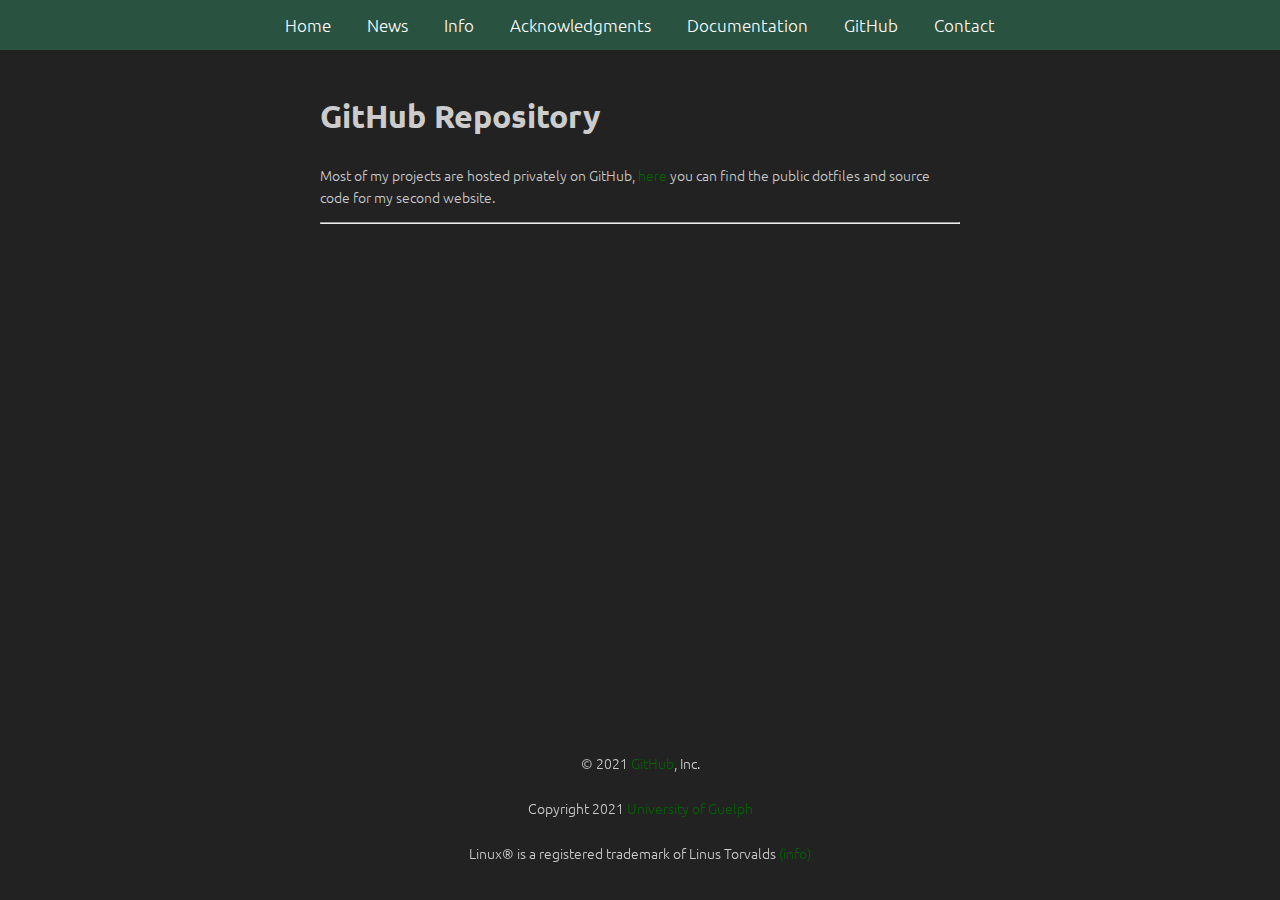
<file: git.html>
<!DOCTYPE html>
<html>
<head>
  <meta charset="utf-8">
  <title>GitHub</title>
  <link rel="stylesheet" href="vintage.css">
  <link href='https://fonts.googleapis.com/css?family=Ubuntu' rel='stylesheet'>
  <link rel="shortcut icon" href="favicon.ico">
</head>
<body>

  <ul class="nav nav-tabs " style="  font-family: Ubuntu, Helvetica, sans-serif; font-size: 16.8px; position: fixed;width: 100%;list-style-type: none;margin: 0;padding: 0;top: 0;left: 0;overflow: hidden;background-color: #295340;">
      <li><a href="index.html">Home</a></li>
      <li><a href="news.html">News</a></li>
      <li><a href="info.html">Info</a></li>
      <li><a href="aglm.html">Acknowledgments</a></li>
      <li><a href="docs.html">Documentation</a></li>
      <li><a href="git.html">GitHub</a></li>
      <li><a href="contact.html">Contact</a></li>
  </ul>
  <div class='home-page'>
    <h2>GitHub Repository</h2>
    <div> <p>Most of my projects are hosted privately on GitHub, <a href="https://github.com/unix-vokar/Website-Redesigned" style="color: darkgreen; text-decoration: none;" target="_blank">here</a> you can find the public dotfiles and source code for my second website.</p>

    <hr>
  </div>
  </div>

  <footer style="position: fixed;bottom: 0;">
    
    <p>

  © 2021 <a href="https://docs.github.com/en" style="color: darkgreen; text-decoration: none;" target="_blank">GitHub</a>, Inc.

  <br><br>Copyright 2021 <a href="https://www.uoguelph.ca/" style="color: darkgreen; text-decoration: none;" target="_blank">University of Guelph</a>

  <br><br>Linux® is a registered trademark of Linus Torvalds <a href="https://www.linuxfoundation.org/the-linux-mark/" style="color: darkgreen; text-decoration: none;" target="_blank">(info)</a>

  </p>
  <br>
  </footer>


  </body>

  </html>
</file>
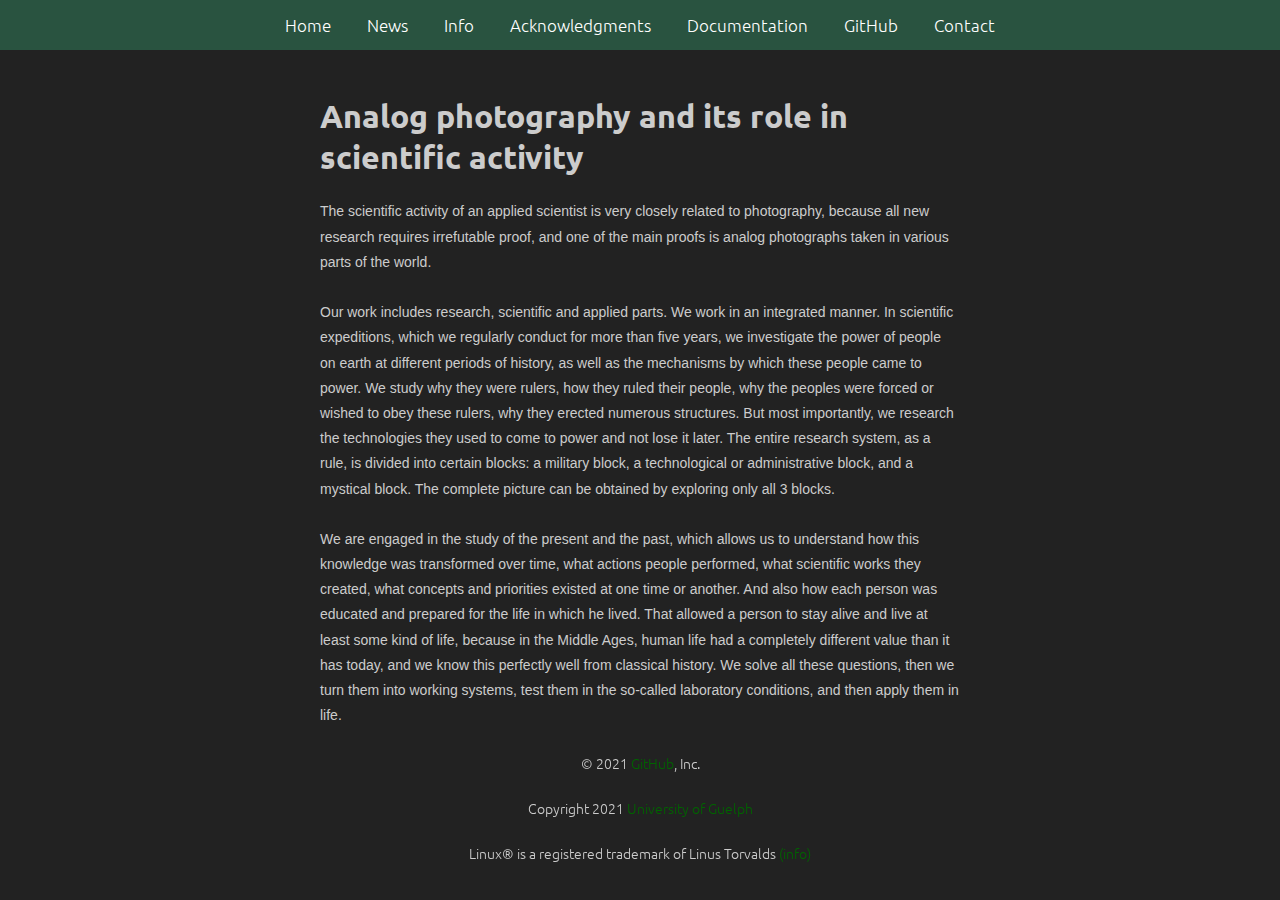
<file: info.html>
<!DOCTYPE html>
<html>
<head>
	<meta charset="utf-8">
	<title>Information</title>
	<link rel="stylesheet" href="vintage.css"> 
    <link href='https://fonts.googleapis.com/css?family=Ubuntu' rel='stylesheet'>
  	<link rel="shortcut icon" href="favicon.ico">
</head>
<body>
  <ul class="nav nav-tabs " style="  font-family: Ubuntu, Helvetica, sans-serif; font-size: 16.8px; position: fixed;width: 100%;list-style-type: none;margin: 0;padding: 0;top: 0;left: 0;overflow: hidden;background-color: #295340;">
      <li><a href="index.html">Home</a></li>
      <li><a href="news.html">News</a></li>
      <li><a href="info.html">Info</a></li>
      <li><a href="aglm.html">Acknowledgments</a></li>
      <li><a href="docs.html">Documentation</a></li>
      <li><a href="git.html">GitHub</a></li>
      <li><a href="contact.html">Contact</a></li>
  </ul>

    <div class='home-page'>
        <h1 style="color: #CCC;">Analog photography and its role in scientific activity</h1>
        <p style="line-height: 1.8;font-family: Helvetica, Ubuntu;">The scientific activity of an applied scientist is very closely related to photography, because all new research requires irrefutable proof, and one of the main proofs is analog photographs taken in various parts of the world.<br><br>
        Our work includes research, scientific and applied parts. We work in an integrated manner. In scientific expeditions, which we regularly conduct for more than five years, we investigate the power of people on earth at different periods of history, as well as the mechanisms by which these people came to power. We study why they were rulers, how they ruled their people, why the peoples were forced or wished to obey these rulers, why they erected numerous structures. But most importantly, we research the technologies they used to come to power and not lose it later.
        The entire research system, as a rule, is divided into certain blocks: a military block, a technological or administrative block, and a mystical block. The complete picture can be obtained by exploring only all 3 blocks.<br><br>

        We are engaged in the study of the present and the past, which allows us to understand how this knowledge was transformed over time, what actions people performed, what scientific works they created, what concepts and priorities existed at one time or another. And also how each person was educated and prepared for the life in which he lived. That allowed a person to stay alive and live at least some kind of life, because in the Middle Ages, human life had a completely different value than it has today, and we know this perfectly well from classical history.
        We solve all these questions, then we turn them into working systems, test them in the so-called laboratory conditions, and then apply them in life.</p>

    </div>
<footer style="position: fixed;bottom: 0;">
  
  <p>

© 2021 <a href="https://docs.github.com/en" style="color: darkgreen; text-decoration: none;" target="_blank">GitHub</a>, Inc.

<br><br>Copyright 2021 <a href="https://www.uoguelph.ca/" style="color: darkgreen; text-decoration: none;" target="_blank">University of Guelph</a>

<br><br>Linux® is a registered trademark of Linus Torvalds <a href="https://www.linuxfoundation.org/the-linux-mark/" style="color: darkgreen; text-decoration: none;" target="_blank">(info)</a>

</p>
<br>
</footer>
</body>
</html>
</file>
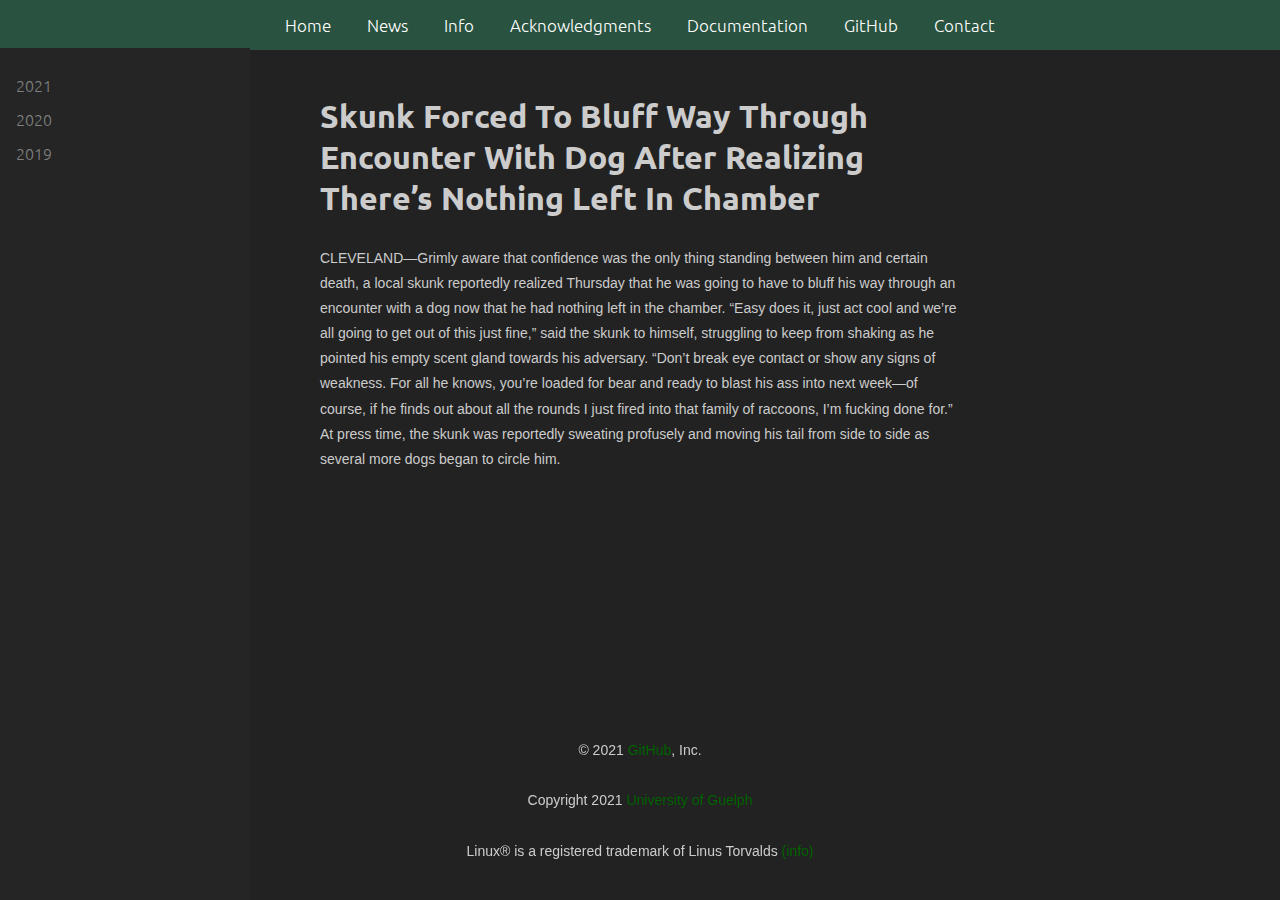
<file: news.html>
<!DOCTYPE html>
<html>
<head>
	<meta charset="utf-8">
	<title>News</title>
    <link href='https://fonts.googleapis.com/css?family=Ubuntu' rel='stylesheet'>
  	<link rel="shortcut icon" href="favicon.ico">
  	<style>
/*Structure styling*/

body {
  margin: 0;
  font-family: Ubuntu, Arial, Helvetica, sans-serif;
  font-weight: 300;
  background-color: #222;
}

.nav-tabs > li {
    float:none;
    display:inline-block;
    zoom:1;
}

.nav-tabs {
    text-align:center;

}

ul {
  font-family: Ubuntu, Helvetica, sans-serif; font-size: 16.8px; 
  position: fixed;
  width: 100%;
  list-style-type: none;
  margin: 0;
  padding: 0;
  top: 0;
  left: 0;
  overflow: hidden;
  background-color: #295340;
}

li {
  float: left;
}

li a {
  display: block;
  color: white;
  text-align: center;
  padding: 14px 16px;
  text-decoration: none;
}


li a:hover {
  background-color: #222;
}

 .iconDetails {
margin-left:2%;
top: 50px;
float:left;

height:225px;
width:333px; 
} 

.home-page {
  margin: auto;
  width:50%;
  height:auto;
  padding:0%;
  margin-top: 6em;
  /*page-break-after: always;*/
}

/*Type-Setting styles*/

h4 {
    margin:0px;
    color: #CCCCCC;
}

h2{
font-family: Ubuntu, Helvetica, sans-serif; font-size: 2em; 
color: #CCCCCC;
}

h3{
font-family: Ubuntu, Helvetica, sans-serif; 
color: #CCCCCC;
}


p{
  font-family: Helvetica, Ubuntu,sans-serif; font-size: 0.875em;
  color: #CCCCCC;
  line-height: 1.8;
}
/*Footer style.*/
footer {
  
  margin: auto;
  margin-left: 0;
  bottom: 0;
  width: 100%; 
  padding: 0px;
  text-align: center;
  color: darkgrey;
}

* {
  box-sizing: border-box;
}


.column {
  margin-top: 2em;
  float: left;
  width: 100%;
  padding: 10px;
}

.row:after {
  content: "";
  display: table;
  clear: both;
  page-break-after: always;
}

.topnav a.icon {
  background: black;
  display: block;
  position: absolute;
  left: 0;
  top: 0;
}

/* Sidebar */

/* The sidebar menu */
.sidenav {
  width: 250px; 
  height: 100%;
  position: fixed; 
  top: 48px; 
  left: 0;
  background-color: #252525; 
  overflow-x: hidden; 
  padding-top: 20px;
}

/* The navigation menu links */
.sidenav a {
  padding: 6px 8px 6px 16px;
  text-decoration: none;
  font-size: 16px;
  color: #818181;
  display: block;
}


.sidenav a:hover {
  color: #f1f1f1;
}


.main {
  margin-left: 160px; 
  padding: 0px 10px;
}
  	</style>
</head>
<body>

  <ul class="nav nav-tabs " style="  font-family: Ubuntu, Helvetica, sans-serif; font-size: 16.8px; position: fixed;width: 100%;list-style-type: none;margin: 0;padding: 0;top: 0;left: 0;overflow: hidden;background-color: #295340;">
      <li><a href="index.html">Home</a></li>
      <li><a href="news.html">News</a></li>
      <li><a href="info.html">Info</a></li>
      <li><a href="aglm.html">Acknowledgments</a></li>
      <li><a href="docs.html">Documentation</a></li>
      <li><a href="git.html">GitHub</a></li>
      <li><a href="contact.html">Contact</a></li>
  </ul>

<div class='home-page'>
	
	 <div class="sidenav">
	  <a href="news_info_2021.html">2021</a>
	  <a href="news_info_2020.html">2020</a>
	  <a href="404.html">2019</a>
	</div>

	<div class="content">
	  <h2>Skunk Forced To Bluff Way Through Encounter With Dog After Realizing There’s Nothing Left In Chamber</h2>
	  <p>CLEVELAND—Grimly aware that confidence was the only thing standing between him and certain death, a local skunk reportedly realized Thursday that he was going to have to bluff his way through an encounter with a dog now that he had nothing left in the chamber. “Easy does it, just act cool and we’re all going to get out of this just fine,” said the skunk to himself, struggling to keep from shaking as he pointed his empty scent gland towards his adversary. “Don’t break eye contact or show any signs of weakness. For all he knows, you’re loaded for bear and ready to blast his ass into next week—of course, if he finds out about all the rounds I just fired into that family of raccoons, I’m fucking done for.” At press time, the skunk was reportedly sweating profusely and moving his tail from side to side as several more dogs began to circle him.</p>
	</div>


</div>
<footer style="position: fixed;bottom: 0;">
  
  <p>

© 2021 <a href="https://docs.github.com/en" style="color: darkgreen; text-decoration: none;" target="_blank">GitHub</a>, Inc.

<br><br>Copyright 2021 <a href="https://www.uoguelph.ca/" style="color: darkgreen; text-decoration: none;" target="_blank">University of Guelph</a>

<br><br>Linux® is a registered trademark of Linus Torvalds <a href="https://www.linuxfoundation.org/the-linux-mark/" style="color: darkgreen; text-decoration: none;" target="_blank">(info)</a>

</p>
<br>
</footer>
</body>
</html>
</file>
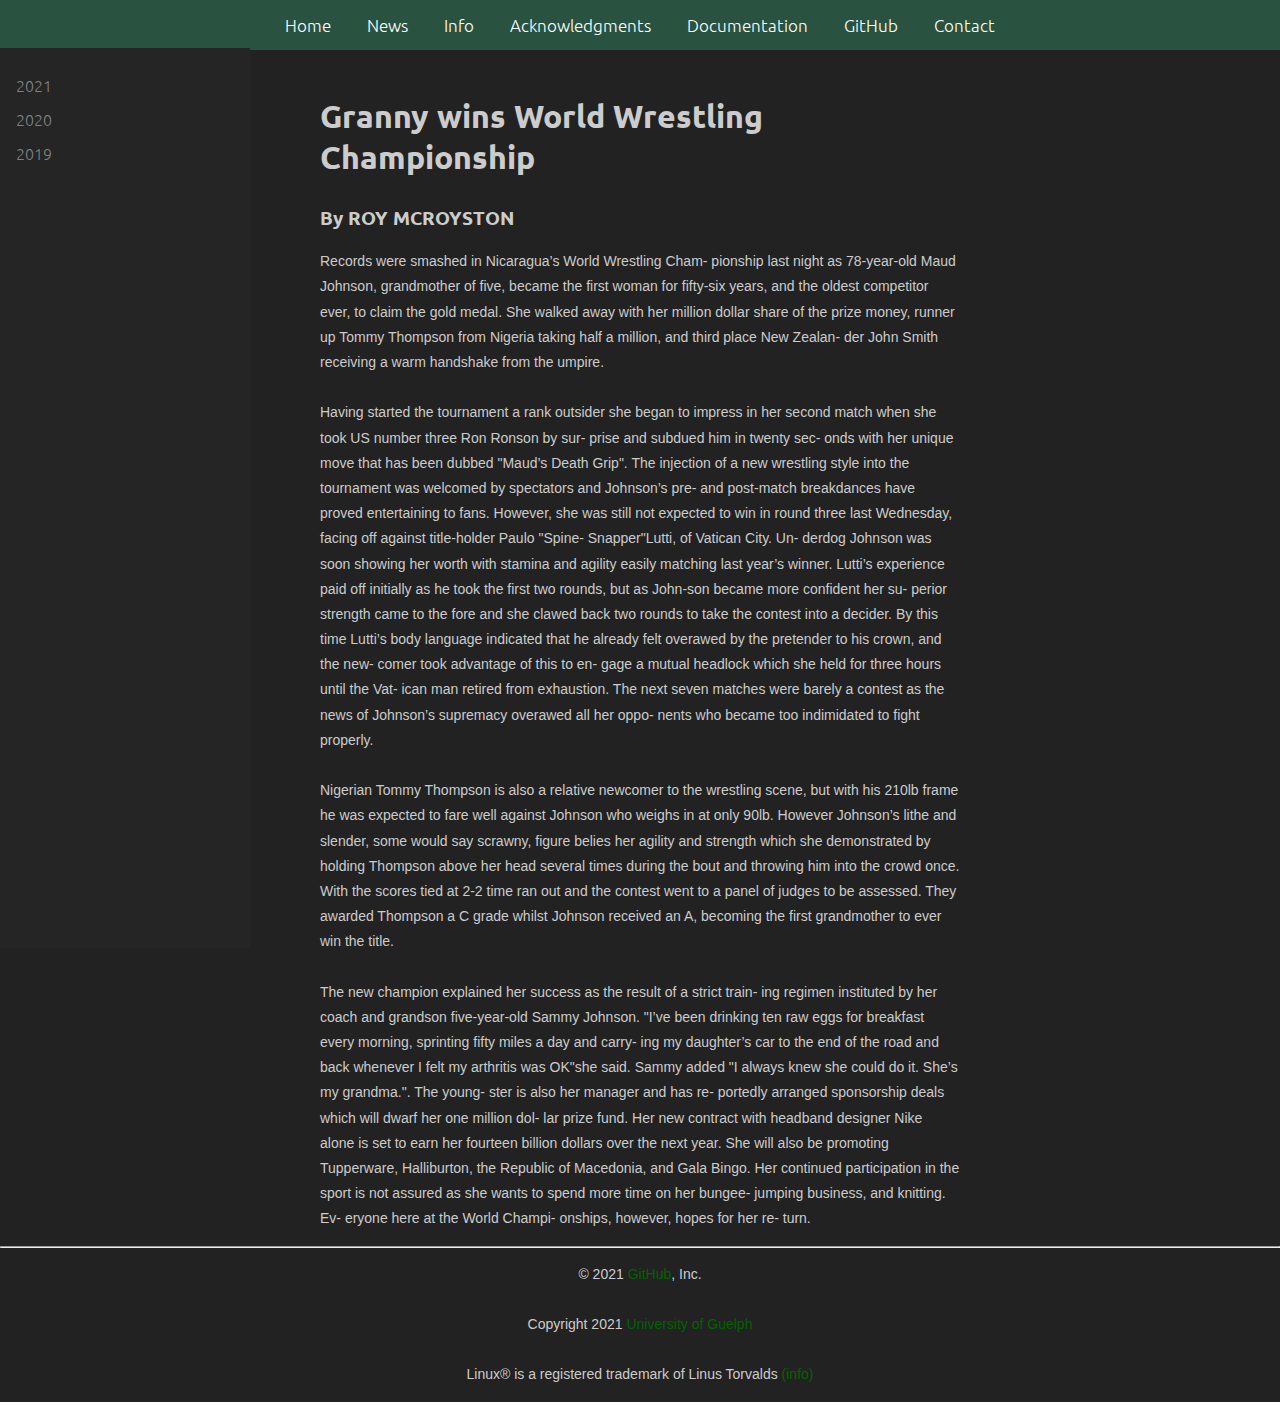
<file: news_info_2020.html>
<!DOCTYPE html>
<html>
<head>
	<meta charset="utf-8">
	<title>News</title>
    <link href='https://fonts.googleapis.com/css?family=Ubuntu' rel='stylesheet'>
  	<link rel="shortcut icon" href="favicon.ico">
  	<style>
  		    /*Structure styling*/

body {
  margin: 0;
  font-family: Ubuntu, Arial, Helvetica, sans-serif;
  font-weight: 300;
  background-color: #222;
}

.nav-tabs > li {
    float:none;
    display:inline-block;
    zoom:1;
}

.nav-tabs {
    text-align:center;

}

ul {
  font-family: Ubuntu, Helvetica, sans-serif; font-size: 16.8px; 
  position: fixed;
  width: 100%;
  list-style-type: none;
  margin: 0;
  padding: 0;
  top: 0;
  left: 0;
  overflow: hidden;
  background-color: #295340;
}

li {
  float: left;
}

li a {
  display: block;
  color: white;
  text-align: center;
  padding: 14px 16px;
  text-decoration: none;
}


li a:hover {
  background-color: #222;
}

 .iconDetails {
margin-left:2%;
top: 50px;
float:left;

height:225px;
width:333px; 
} 

.home-page {
  margin: auto;
  width:50%;
  height:auto;
  padding:0%;
  margin-top: 6em;
  /*page-break-after: always;*/
}

/*Type-Setting styles*/

h4 {
    margin:0px;
    color: #CCCCCC;
}

h2{
font-family: Ubuntu, Helvetica, sans-serif; font-size: 2em; 
color: #CCCCCC;
}

h3{
font-family: Ubuntu, Helvetica, sans-serif; 
color: #CCCCCC;
}

h1{
font-family: Ubuntu, Helvetica, sans-serif; 
color: #CCCCCC;
font-size: 50px;
}


p{
  font-family: Helvetica,Ubuntu, sans-serif; font-size: 0.875em;
  color: #CCCCCC;
  line-height: 1.8;
}
/*Footer style.*/
footer {
  
  margin: auto;
  margin-left: 0;
  bottom: 0;
  width: 100%; 
  padding: 0px;
  text-align: center;
  color: darkgrey;
}

* {
  box-sizing: border-box;
}

/* Create two equal columns that floats next to each other */
.column {
  margin-top: 2em;
  float: left;
  width: 100%;
  padding: 10px;
}

.row:after {
  content: "";
  display: table;
  clear: both;
  page-break-after: always;
}

.topnav a.icon {
  background: black;
  display: block;
  position: absolute;
  left: 0;
  top: 0;
}

/* Sidebar */

/* The sidebar menu */
.sidenav {
  width: 250px; 
  height: 100%;
  position: fixed; 
  top: 48px; 
  left: 0;
  background-color: #252525; 
  overflow-x: hidden; 
  padding-top: 20px;
}

/* The navigation menu links */
.sidenav a {
  padding: 6px 8px 6px 16px;
  text-decoration: none;
  font-size: 16px;
  color: #818181;
  display: block;
}

/* When you mouse over the navigation links, change their color */
.sidenav a:hover {
  color: #f1f1f1;
}

/* Style page content */
.main {
  margin-left: 160px; /* Same as the width of the sidebar */
  padding: 0px 10px;
}
  	</style>
</head>
<body>

  <ul class="nav nav-tabs " style="  font-family: Ubuntu, Helvetica, sans-serif; font-size: 16.8px; position: fixed;width: 100%;list-style-type: none;margin: 0;padding: 0;top: 0;left: 0;overflow: hidden;background-color: #295340;">
      <li><a href="index.html">Home</a></li>
      <li><a href="news.html">News</a></li>
      <li><a href="info.html">Info</a></li>
      <li><a href="aglm.html">Acknowledgments</a></li>
      <li><a href="docs.html">Documentation</a></li>
      <li><a href="git.html">GitHub</a></li>
      <li><a href="contact.html">Contact</a></li>
  </ul>

<div class='home-page'>
	
	 <div class="sidenav">
	  <a href="news_info_2021.html">2021</a>
	  <a href="news_info_2020.html">2020</a>
	  <a href="news_info_2019.html">2019</a>
	</div>

	<div class="content">
    <h2>Granny wins World Wrestling Championship</h2>
    <h3>By ROY MCROYSTON</h3>
	  <p>Records were smashed in
Nicaragua’s World Wrestling Cham-
pionship last night as 78-year-old
Maud Johnson, grandmother of five,
became the first woman for fifty-six
years, and the oldest competitor ever,
to claim the gold medal. She walked
away with her million dollar share of
the prize money, runner up Tommy
Thompson from Nigeria taking half a
million, and third place New Zealan-
der John Smith receiving a warm
handshake from the umpire.<br><br>
Having started the tournament a
rank outsider she began to impress
in her second match when she took
US number three Ron Ronson by sur-
prise and subdued him in twenty sec-
onds with her unique move that has
been dubbed "Maud’s Death Grip".
The injection of a new wrestling style
into the tournament was welcomed
by spectators and Johnson’s pre- and
post-match breakdances have proved
entertaining to fans. However, she
was still not expected to win in
round three last Wednesday, facing
off against title-holder Paulo "Spine-
Snapper"Lutti, of Vatican City. Un-
derdog Johnson was soon showing her
worth with stamina and agility easily
matching last year’s winner. Lutti’s
experience paid off initially as he took
the first two rounds, but as John-son became more confident her su-
perior strength came to the fore and
she clawed back two rounds to take
the contest into a decider. By this
time Lutti’s body language indicated
that he already felt overawed by the
pretender to his crown, and the new-
comer took advantage of this to en-
gage a mutual headlock which she
held for three hours until the Vat-
ican man retired from exhaustion.
The next seven matches were barely
a contest as the news of Johnson’s
supremacy overawed all her oppo-
nents who became too indimidated to
fight properly.<br><br>
Nigerian Tommy Thompson is
also a relative newcomer to the
wrestling scene, but with his 210lb
frame he was expected to fare well
against Johnson who weighs in at
only 90lb. However Johnson’s lithe
and slender, some would say scrawny,
figure belies her agility and strength
which she demonstrated by holding
Thompson above her head several
times during the bout and throwing
him into the crowd once. With the
scores tied at 2-2 time ran out and the
contest went to a panel of judges to be
assessed. They awarded Thompson a
C grade whilst Johnson received an
A, becoming the first grandmother to
ever win the title.<br><br>
The new champion explained her
success as the result of a strict train-
ing regimen instituted by her coach
and grandson five-year-old Sammy
Johnson. "I’ve been drinking ten
raw eggs for breakfast every morning,
sprinting fifty miles a day and carry-
ing my daughter’s car to the end of
the road and back whenever I felt my
arthritis was OK"she said. Sammy
added "I always knew she could do
it. She’s my grandma.". The young-
ster is also her manager and has re-
portedly arranged sponsorship deals
which will dwarf her one million dol-
lar prize fund. Her new contract with
headband designer Nike alone is set
to earn her fourteen billion dollars
over the next year. She will also be
promoting Tupperware, Halliburton,
the Republic of Macedonia, and Gala
Bingo. Her continued participation in
the sport is not assured as she wants
to spend more time on her bungee-
jumping business, and knitting. Ev-
eryone here at the World Champi-
onships, however, hopes for her re-
turn.</p>
	</div>


</div>
<footer>
  <hr>
  <p>

© 2021 <a href="https://docs.github.com/en" style="color: darkgreen; text-decoration: none;" target="_blank">GitHub</a>, Inc.

<br><br>Copyright 2021 <a href="https://www.uoguelph.ca/" style="color: darkgreen; text-decoration: none;" target="_blank">University of Guelph</a>

<br><br>Linux® is a registered trademark of Linus Torvalds <a href="https://www.linuxfoundation.org/the-linux-mark/" style="color: darkgreen; text-decoration: none;" target="_blank">(info)</a>

</p>
</footer>
</body>
</html>
</file>
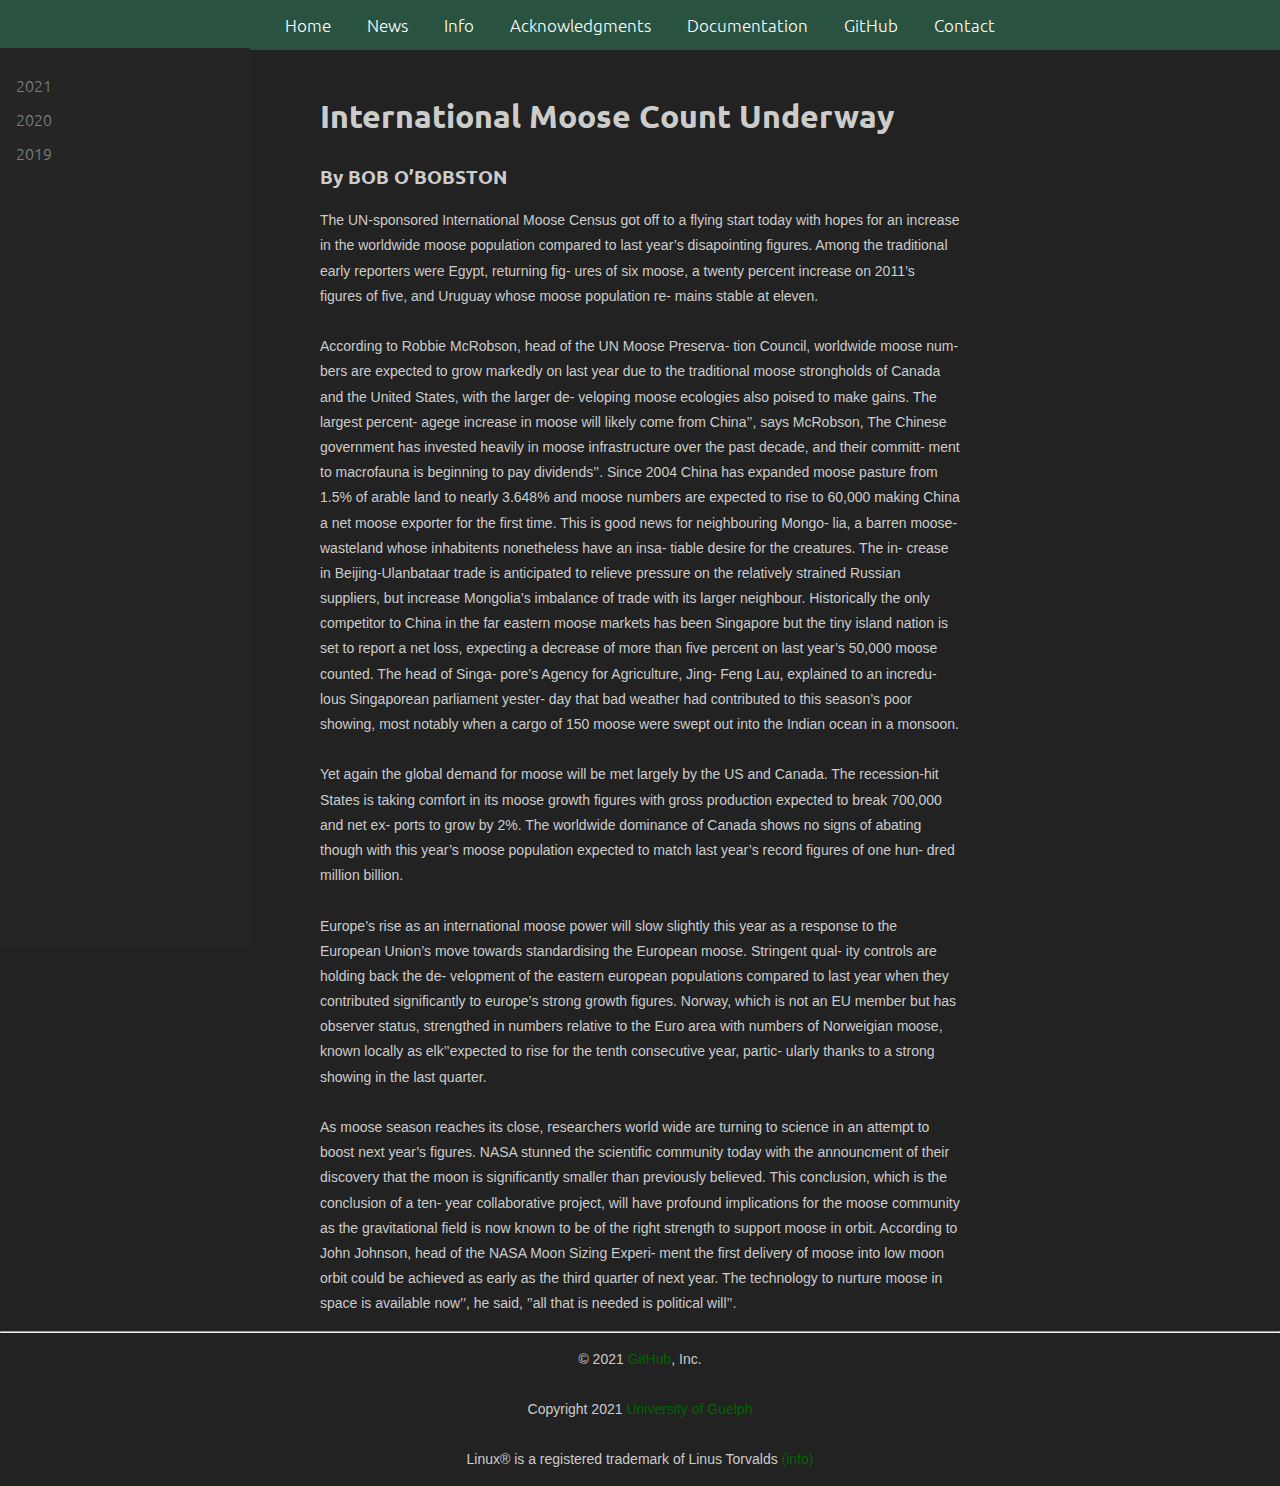
<file: news_info_2021.html>
<!DOCTYPE html>
<html>
<head>
	<meta charset="utf-8">
	<title>News</title>
    <link href='https://fonts.googleapis.com/css?family=Ubuntu' rel='stylesheet'>
  	<link rel="shortcut icon" href="favicon.ico">
  	<style>
  		    /*Structure styling*/

body {
  margin: 0;
  font-family: Ubuntu, Arial, Helvetica, sans-serif;
  font-weight: 300;
  background-color: #222;
}

.nav-tabs > li {
    float:none;
    display:inline-block;
    zoom:1;
}

.nav-tabs {
    text-align:center;

}

ul {
  font-family: Ubuntu, Helvetica, sans-serif; font-size: 16.8px; 
  position: fixed;
  width: 100%;
  list-style-type: none;
  margin: 0;
  padding: 0;
  top: 0;
  left: 0;
  overflow: hidden;
  background-color: #295340;
}

li {
  float: left;
}

li a {
  display: block;
  color: white;
  text-align: center;
  padding: 14px 16px;
  text-decoration: none;
}


li a:hover {
  background-color: #222;
}

 .iconDetails {
margin-left:2%;
top: 50px;
float:left;

height:225px;
width:333px; 
} 

.home-page {
  margin: auto;
  width:50%;
  height:auto;
  padding:0%;
  margin-top: 6em;
  /*page-break-after: always;*/
}

/*Type-Setting styles*/

h4 {
    margin:0px;
    color: #CCCCCC;
}

h2{
font-family: Ubuntu, Helvetica, sans-serif; font-size: 2em; 
color: #CCCCCC;
}

h3{
font-family: Ubuntu, Helvetica, sans-serif; 
color: #CCCCCC;
}

h1{
font-family: Ubuntu, Helvetica, sans-serif; 
color: #CCCCCC;
font-size: 50px;
}


p{
  font-family: Helvetica,Ubuntu, sans-serif; font-size: 0.875em;
  color: #CCCCCC;
  line-height: 1.8;
}
/*Footer style.*/
footer {
  
  margin: auto;
  margin-left: 0;
  bottom: 0;
  width: 100%; 
  padding: 0px;
  text-align: center;
  color: darkgrey;
}

* {
  box-sizing: border-box;
}

/* Create two equal columns that floats next to each other */
.column {
  margin-top: 2em;
  float: left;
  width: 100%;
  padding: 10px;
}

.row:after {
  content: "";
  display: table;
  clear: both;
  page-break-after: always;
}

.topnav a.icon {
  background: black;
  display: block;
  position: absolute;
  left: 0;
  top: 0;
}

/* Sidebar */

/* The sidebar menu */
.sidenav {
  width: 250px; 
  height: 100%;
  position: fixed; 
  top: 48px; 
  left: 0;
  background-color: #252525; 
  overflow-x: hidden; 
  padding-top: 20px;
}

/* The navigation menu links */
.sidenav a {
  padding: 6px 8px 6px 16px;
  text-decoration: none;
  font-size: 16px;
  color: #818181;
  display: block;
}

/* When you mouse over the navigation links, change their color */
.sidenav a:hover {
  color: #f1f1f1;
}

/* Style page content */
.main {
  margin-left: 160px; /* Same as the width of the sidebar */
  padding: 0px 10px;
}
  	</style>
</head>
<body>

  <ul class="nav nav-tabs " style="  font-family: Ubuntu, Helvetica, sans-serif; font-size: 16.8px; position: fixed;width: 100%;list-style-type: none;margin: 0;padding: 0;top: 0;left: 0;overflow: hidden;background-color: #295340;">
      <li><a href="index.html">Home</a></li>
      <li><a href="news.html">News</a></li>
      <li><a href="info.html">Info</a></li>
      <li><a href="aglm.html">Acknowledgments</a></li>
      <li><a href="docs.html">Documentation</a></li>
      <li><a href="git.html">GitHub</a></li>
      <li><a href="contact.html">Contact</a></li>
  </ul>

<div class='home-page'>
	
	 <div class="sidenav">
	  <a href="news_info_2021.html">2021</a>
	  <a href="news_info_2020.html">2020</a>
	  <a href="news_info_2019.html">2019</a>
	</div>

	<div class="content">
    <h2>International Moose Count Underway</h2>
    <h3>By BOB O’BOBSTON</h3>
	  <p>The UN-sponsored International
Moose Census got off to a flying
start today with hopes for an increase
in the worldwide moose population
compared to last year’s disapointing
figures. Among the traditional early
reporters were Egypt, returning fig-
ures of six moose, a twenty percent
increase on 2011’s figures of five, and
Uruguay whose moose population re-
mains stable at eleven.<br><br>
According to Robbie McRobson,
head of the UN Moose Preserva-
tion Council, worldwide moose num-
bers are expected to grow markedly
on last year due to the traditional
moose strongholds of Canada and the
United States, with the larger de-
veloping moose ecologies also poised
to make gains. The largest percent-
agege increase in moose will likely
come from China’’, says McRobson,
The Chinese government has invested
heavily in moose infrastructure over
the past decade, and their committ-
ment to macrofauna is beginning to
pay dividends’’. Since 2004 China has
expanded moose pasture from 1.5%
of arable land to nearly 3.648% and
moose numbers are expected to rise
to 60,000 making China a net moose
exporter for the first time. This is
good news for neighbouring Mongo-
lia, a barren moose-wasteland whose
inhabitents nonetheless have an insa-
tiable desire for the creatures. The in-
crease in Beijing-Ulanbataar trade is
anticipated to relieve pressure on the
relatively strained Russian suppliers,
but increase Mongolia’s imbalance of
trade with its larger neighbour.
Historically the only competitor
to China in the far eastern moose
markets has been Singapore but the
tiny island nation is set to report a
net loss, expecting a decrease of more
than five percent on last year’s 50,000
moose counted. The head of Singa-
pore’s Agency for Agriculture, Jing-
Feng Lau, explained to an incredu-
lous Singaporean parliament yester-
day that bad weather had contributed
to this season’s poor showing, most
notably when a cargo of 150 moose
were swept out into the Indian ocean
in a monsoon.<br><br>
Yet again the global demand for
moose will be met largely by the
US and Canada. The recession-hit
States is taking comfort in its moose
growth figures with gross production
expected to break 700,000 and net ex-
ports to grow by 2%. The worldwide
dominance of Canada shows no signs
of abating though with this year’s
moose population expected to match
last year’s record figures of one hun-
dred million billion.<br><br>
Europe’s rise as an international
moose power will slow slightly this
year as a response to the European
Union’s move towards standardising
the European moose. Stringent qual-
ity controls are holding back the de-
velopment of the eastern european
populations compared to last year
when they contributed significantly
to europe’s strong growth figures.
Norway, which is not an EU member
but has observer status, strengthed
in numbers relative to the Euro area
with numbers of Norweigian moose,
known locally as elk’’expected to rise
for the tenth consecutive year, partic-
ularly thanks to a strong showing in
the last quarter.<br><br>
As moose season reaches its close,
researchers world wide are turning to
science in an attempt to boost next
year’s figures. NASA stunned the
scientific community today with the
announcment of their discovery that
the moon is significantly smaller than
previously believed. This conclusion,
which is the conclusion of a ten-
year collaborative project, will have
profound implications for the moose
community as the gravitational field
is now known to be of the right
strength to support moose in orbit.
According to John Johnson, head
of the NASA Moon Sizing Experi-
ment the first delivery of moose into
low moon orbit could be achieved as
early as the third quarter of next year.
The technology to nurture moose in
space is available now’’, he said, ’’all
that is needed is political will’’.</p>
	</div>


</div>
<footer>
  <hr>
  <p>

© 2021 <a href="https://docs.github.com/en" style="color: darkgreen; text-decoration: none;" target="_blank">GitHub</a>, Inc.

<br><br>Copyright 2021 <a href="https://www.uoguelph.ca/" style="color: darkgreen; text-decoration: none;" target="_blank">University of Guelph</a>

<br><br>Linux® is a registered trademark of Linus Torvalds <a href="https://www.linuxfoundation.org/the-linux-mark/" style="color: darkgreen; text-decoration: none;" target="_blank">(info)</a>

</p>
</footer>
</body>
</html>
</file>
<file: vintage.css>
/*Structure styling*/

body {
  margin: 0;
  font-family: Ubuntu, Arial, Helvetica, sans-serif;
  font-weight: 300;
  background-color: #222;
}

.nav-tabs > li {
    float:none;
    display:inline-block;
    zoom:1;
}

.nav-tabs {
    text-align:center;
}



li {
  float: left;
}

li a {
  display: block;
  color: white;
  text-align: center;
  padding: 14px 16px;
  text-decoration: none;
}


li a:hover {
  background-color: #222;
}

 .iconDetails {
margin-left:2%;
top: 50px;
float:left;

height:225px;
width:333px; 
} 

.home-page {
  margin: auto;
  width:50%;
  height:auto;
  padding:0%;
  margin-top: 6em;
  /*page-break-after: always;*/
}

/*Type-Setting styles*/

h4 {
    margin:0px;
    color: #CCCCCC;
}

h2{
font-family: Ubuntu, Helvetica, sans-serif; font-size: 2em; 
color: #CCCCCC;
}

h3{
font-family: Ubuntu, Helvetica, sans-serif; 
color: #CCCCCC;
}


p{
  font-family: Ubuntu, Helvetica, sans-serif; font-size: 0.875em;
  color: #CCCCCC;
  line-height: 1.6
}
/*Footer style.*/
footer {
  
  margin: auto;
  margin-left: 0;
  bottom: 0;
  width: 100%; 
  padding: 0px;
  text-align: center;
  color: darkgrey;
}

* {
  box-sizing: border-box;
}

/* Create two equal columns that floats next to each other */
.column {
  margin-top: 2em;
  float: left;
  width: 100%;
  padding: 10px;
}

.row:after {
  content: "";
  display: table;
  clear: both;
  page-break-after: always;
}
</file>
